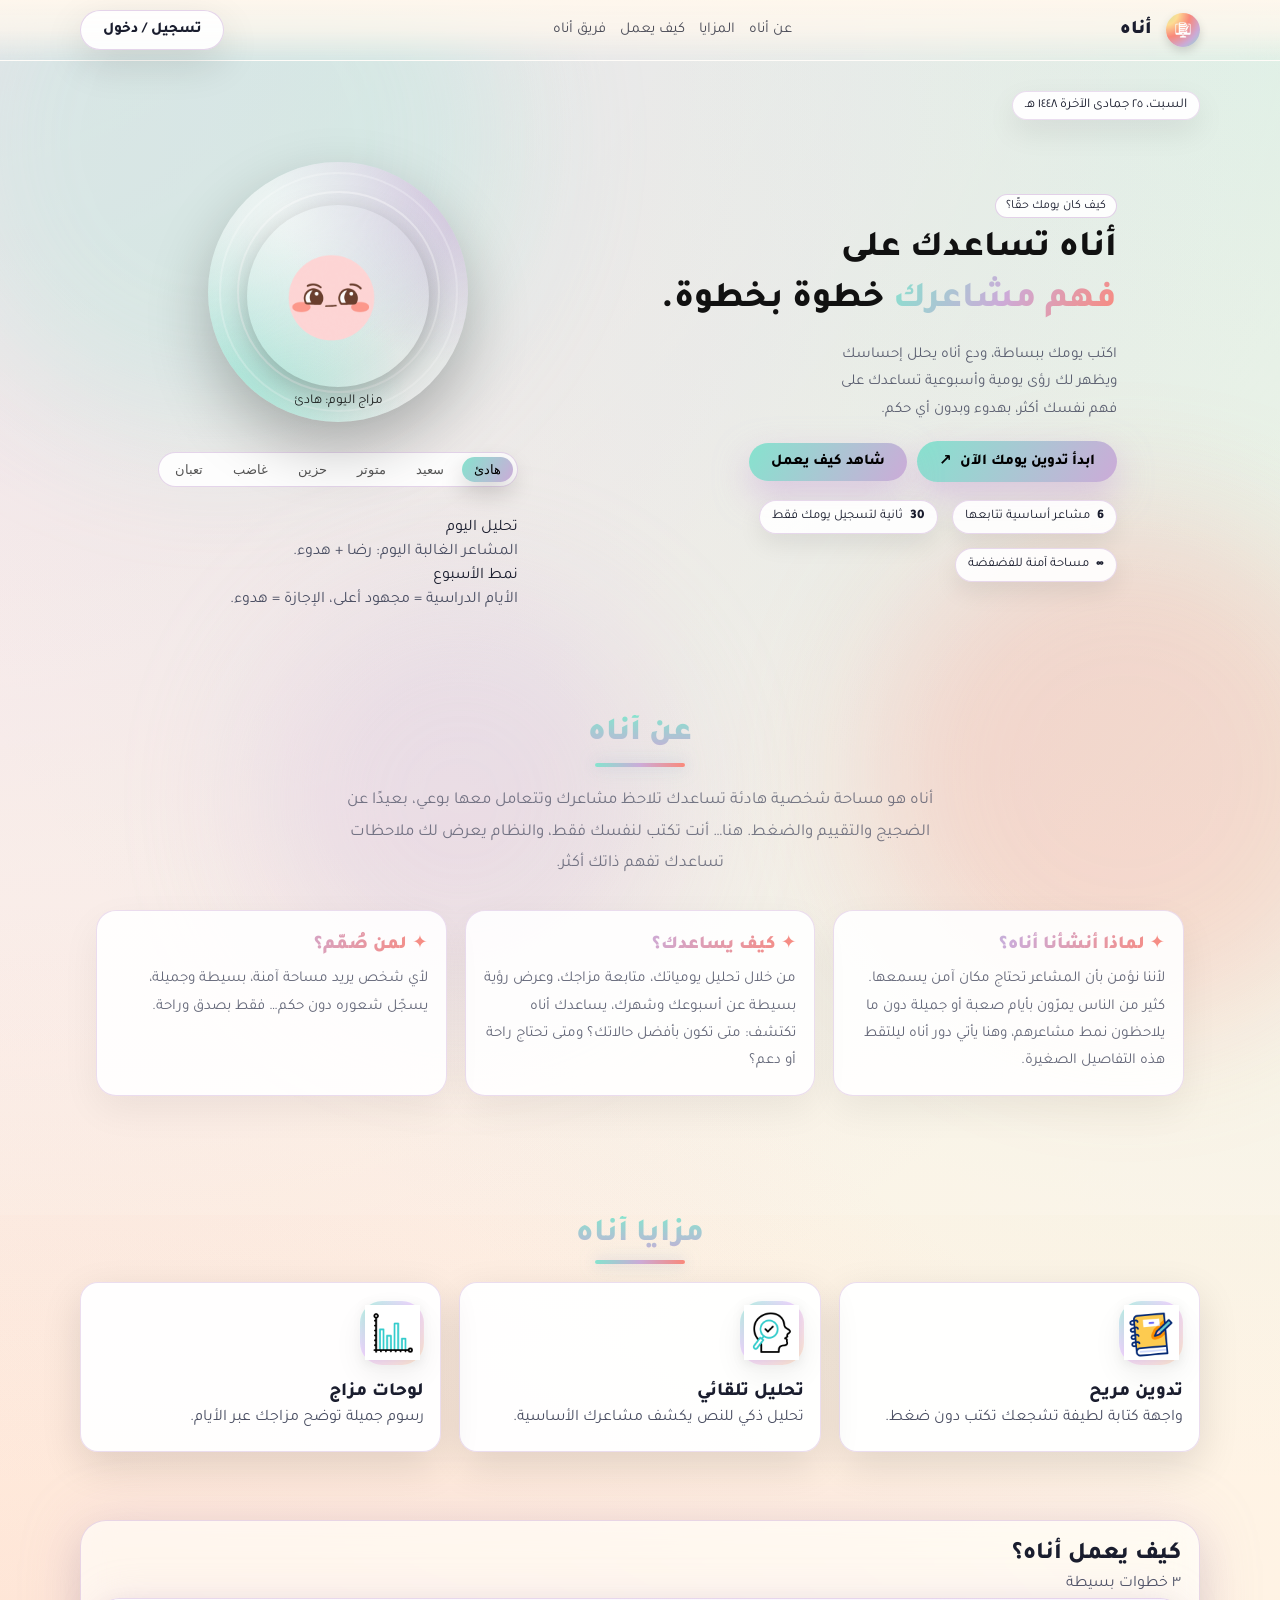
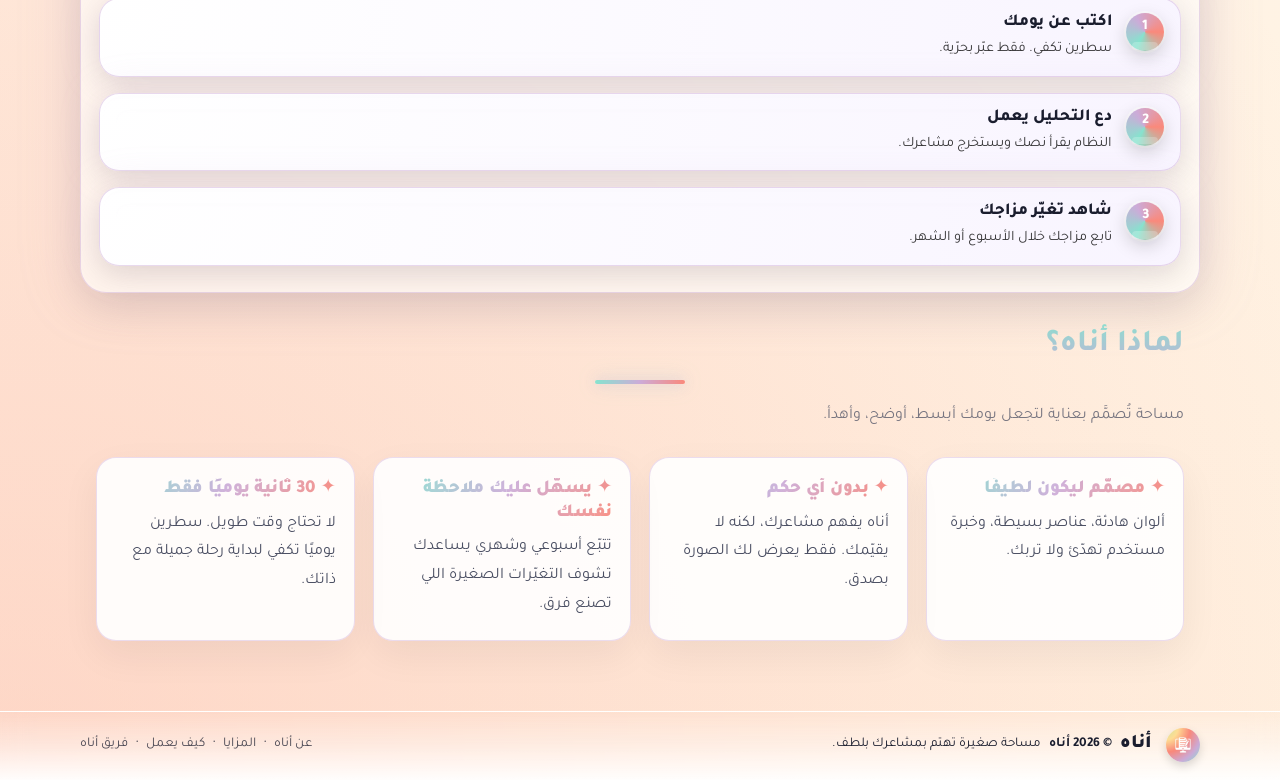
<file: index.html>
<!DOCTYPE html>
<html lang="ar" dir="rtl">
  <head>
    <meta charset="UTF-8" />
    <title>أناه | مساحة تهتم بمشاعرك</title>
    <meta name="viewport" content="width=device-width, initial-scale=1" />

    <!-- Tajawal font -->
    <link rel="preconnect" href="https://fonts.googleapis.com" />
    <link rel="preconnect" href="https://fonts.gstatic.com" crossorigin />
    <link
      href="https://fonts.googleapis.com/css2?family=Tajawal:wght@400;500;700;800;900&display=swap"
      rel="stylesheet"
    />

    <link rel="stylesheet" href="styles.css" />
    <link rel="stylesheet" href="mobile.css" />
  </head>
  <body class="page-welcome has-animated-bg">
    <!-- BACKGROUND BLOBS (FAIRY GLASS) -->
    <div class="bg-blobs">
      <div class="blob mint"></div>
      <div class="blob peach"></div>
      <div class="blob purple"></div>
    </div>

    <!-- HEADER -->
    <header class="site-header">
      <div class="shell">
        <nav class="nav">
          <!-- BRAND -->
          <a href="index.html" class="brand">
            <img src="images/anah.jpeg" alt="anah logo" class="brand-icon" />
            <span>أناه</span>
          </a>

          <!-- NAV LINKS -->
          <ul class="nav-links">
            <li><a href="#about" class="anim-underline">عن أناه</a></li>

            <li><a href="#features" class="anim-underline">المزايا</a></li>
            <li><a href="#flow" class="anim-underline">كيف يعمل</a></li>
            <li><a href="team.html" class="anim-underline">فريق أناه</a></li>
          </ul>

          <!-- AUTH -->
          <a href="SignOrLogin.html" class="pill-button pill-ghost"
            >تسجيل / دخول</a
          >
        </nav>
      </div>
    </header>

    <!-- MAIN CONTENT -->
    <main class="shell">
      <!-- DATE CHIP -->
      <div class="date-display reveal anim-fade-up">
        <span id="today-date"></span>
      </div>

      <!-- HERO SECTION -->
      <section class="hero-grid" id="start">
        <!-- RIGHT: COPY -->
        <div class="hero-copy reveal">
          <span class="hero-badge">كيف كان يومك حقًا؟</span>

          <h1 class="hero-heading">
            أناه تساعدك على
            <span class="hero-highlight">فهم مشاعرك</span>
            خطوة بخطوة.
          </h1>

          <p class="hero-subtext">
            اكتب يومك ببساطة، ودع أناه يحلل إحساسك ويظهر لك رؤى يومية وأسبوعية
            تساعدك على فهم نفسك أكثر، بهدوء وبدون أي حكم.
          </p>

          <div class="hero-main-actions">
            <a href="SignOrLogin.html" class="pill-button pill-primary">
              ابدأ تدوين يومك الآن
              <span class="pill-icon">↗</span>
            </a>

           <button class="ghost-link" data-scroll="#flow">
  شاهد كيف يعمل
</button>
          </div>

          <div class="hero-stats">
            <div class="stat">
              <span class="stat-number">6</span>
              <span class="stat-label">مشاعر أساسية تتابعها</span>
            </div>
            <div class="stat">
              <span class="stat-number">30</span>
              <span class="stat-label">ثانية لتسجيل يومك فقط</span>
            </div>
            <div class="stat">
              <span class="stat-number">∞</span>
              <span class="stat-label">مساحة آمنة للفضفضة</span>
            </div>
          </div>
        </div>

        <!-- LEFT: MOOD ORB -->
        <div class="hero-visual reveal">
          <div class="mood-orb" id="mood-orb">
            <div class="mood-orb-ring ring-1"></div>
            <div class="mood-orb-ring ring-2"></div>

            <!-- image instead of emoji -->
            <img
              id="mood-image"
              class="mood-orb-image"
              src="images/Ok.png"
              alt="مزاج اليوم"
            />

            <div class="mood-label" id="mood-label">مزاج اليوم: هادئ</div>
          </div>

          <div class="mood-chips">
            
            <button
              class="mood-chip is-active"
              data-mood="calm"
              data-label="مزاج اليوم: هادئ"
              data-image="images/Ok.png"
            >
              هادئ
            </button>
            <button
              class="mood-chip"
              data-mood="happy"
              data-label="مزاج اليوم: سعيد"
              data-image="images/Habby.png"
            >
              سعيد
            </button>
            <button
              class="mood-chip"
              data-mood="stressed"
              data-label="مزاج اليوم: متوتر"
              data-image="images/worried.png"
            >
              متوتر
            </button>
            <button
              class="mood-chip"
              data-mood="sad"
              data-label="مزاج اليوم: حزين"
              data-image="images/Sad.png"
            >
              حزين
            </button>
            <button
              class="mood-chip"
              data-mood="angry"
              data-label="مزاج اليوم: غاضب"
              data-image="images/Angry.png"
            >
              غاضب
            </button>
            <button
              class="mood-chip"
              data-mood="tired"
              data-label="مزاج اليوم: متعب"
              data-image="images/Tired.png"
            >
              تعبان
            </button>
          </div>

          <div class="mini-card-list">
            <div class="mini-card">
              <span class="mini-label">تحليل اليوم</span>
              <p class="mini-text type-soft">
                المشاعر الغالبة اليوم: رضا + هدوء.
              </p>
            </div>
            <div class="mini-card">
              <span class="mini-label">نمط الأسبوع</span>
              <p class="mini-text type-soft">
                الأيام الدراسية = مجهود أعلى، الإجازة = هدوء.
              </p>
            </div>
          </div>
        </div>
      </section>
      <!-- ABOUT SECTION -->
      <section class="about-anah" id="about">
        <div class="shell fade-up">
          <h2 class="about-title">عن أناه</h2>
          <div class="anim-separator"></div>
          <p class="about-sub">
            أناه هو مساحة شخصية هادئة تساعدك تلاحظ مشاعرك وتتعامل معها بوعي،
            بعيدًا عن الضجيج والتقييم والضغط. هنا… أنت تكتب لنفسك فقط، والنظام
            يعرض لك ملاحظات تساعدك تفهم ذاتك أكثر.
          </p>

          <div class="about-grid">
            <div class="about-card anim-glow-card">
              <h3>✦ لماذا أنشأنا أناه؟</h3>
              <p>
                لأننا نؤمن بأن المشاعر تحتاج مكان آمن يسمعها. كثير من الناس
                يمرّون بأيام صعبة أو جميلة دون ما يلاحظون نمط مشاعرهم، وهنا يأتي
                دور أناه ليلتقط هذه التفاصيل الصغيرة.
              </p>
            </div>

            <div class="about-card anim-glow-card">
              <h3>✦ كيف يساعدك؟</h3>
              <p>
                من خلال تحليل يومياتك، متابعة مزاجك، وعرض رؤية بسيطة عن أسبوعك
                وشهرك، يساعدك أناه تكتشف: متى تكون بأفضل حالاتك؟ ومتى تحتاج راحة
                أو دعم؟
              </p>
            </div>

            <div class="about-card anim-glow-card">
              <h3>✦ لمن صُمّم؟</h3>
              <p>
                لأي شخص يريد مساحة آمنة، بسيطة وجميلة، يسجّل شعوره دون حكم… فقط
                بصدق وراحة.
              </p>
            </div>
          </div>
        </div>
      </section>
      <!-- FEATURES -->
      <section class="features" id="features">
        <h2 class="reveal anim-fade-up">مزايا أناه</h2>
        <div class="anim-separator"></div>

        <div class="feature-grid">
          <!-- 1) Comfortable Journaling – Notebook -->
          <div class="feature anim-glow-card reveal">
            <div class="feature-icon">
              <img src="images/journal.gif" alt="دفتر التدوين" />
            </div>
            <h3>تدوين مريح</h3>
            <p>واجهة كتابة لطيفة تشجعك تكتب دون ضغط.</p>
          </div>

          <!-- 2) Automatic Analysis – Head + Lens -->
          <div class="feature anim-glow-card reveal">
            <div class="feature-icon">
              <img src="images/analyze.gif" alt="تحليل ذكي للمشاعر" />
            </div>
            <h3>تحليل تلقائي</h3>
            <p>تحليل ذكي للنص يكشف مشاعرك الأساسية.</p>
          </div>

         <!-- 3) Mood Boards – Graph -->
          <div class="feature anim-glow-card reveal">
            <div class="feature-icon">
              <img
                src="images/analysis-graph.gif"
                alt="لوحات مزاج ورسوم بيانية"
              />
            </div>
            <h3>لوحات مزاج</h3>
            <p>رسوم جميلة توضح مزاجك عبر الأيام.</p>
          </div>
        </div>
      </section>

      <!-- HOW IT WORKS -->
      <section class="section section-alt" id="flow">
        <div class="section-header reveal anim-fade-up">
          <h2>كيف يعمل أناه؟</h2>
          <p class="eyebrow">٣ خطوات بسيطة</p>
        </div>

        <ol class="flow-steps">
          <li class="flow-step reveal">
            <span class="step-number">1</span>
            <div class="step-body">
              <h3>اكتب عن يومك</h3>
              <p>سطرين تكفي. فقط عبّر بحرّية.</p>
            </div>
          </li>

          <li class="flow-step reveal">
            <span class="step-number">2</span>
            <div class="step-body">
              <h3>دع التحليل يعمل</h3>
              <p>النظام يقرأ نصك ويستخرج مشاعرك.</p>
            </div>
          </li>

          <li class="flow-step reveal">
            <span class="step-number">3</span>
            <div class="step-body">
              <h3>شاهد تغيّر مزاجك</h3>
              <p>تابع مزاجك خلال الأسبوع أو الشهر.</p>
            </div>
          </li>
        </ol>
      </section>

      <section class="why-anah shell fade-up">
        <h2>لماذا أناه؟</h2>
        <div class="anim-separator"></div>
        <p class="why-sub">
          مساحة تُصمَّم بعناية لتجعل يومك أبسط، أوضح، وأهدأ.
        </p>

        <div class="why-grid">
          <div class="why-card anim-glow-card">
            <h3>✦ مصمّم ليكون لطيفًا</h3>
            <p>ألوان هادئة، عناصر بسيطة، وخبرة مستخدم تهدّئ ولا تربك.</p>
          </div>

          <div class="why-card anim-glow-card">
            <h3>✦ بدون أي حكم</h3>
            <p>أناه يفهم مشاعرك، لكنه لا يقيّمك. فقط يعرض لك الصورة بصدق.</p>
          </div>

          <div class="why-card anim-glow-card">
            <h3>✦ يسهّل عليك ملاحظة نفسك</h3>
            <p>
              تتبّع أسبوعي وشهري يساعدك تشوف التغيّرات الصغيرة اللي تصنع فرق.
            </p>
          </div>

          <div class="why-card anim-glow-card">
            <h3>✦ 30 ثانية يوميًا فقط</h3>
            <p>
              لا تحتاج وقت طويل. سطرين يوميًا تكفي لبداية رحلة جميلة مع ذاتك.
            </p>
          </div>
        </div>
      </section>
    </main>

    <!-- FOOTER -->
    <footer class="site-footer">
      <div class="shell footer-row">
        <div class="footer-left">
          <a href="index.html" class="brand">
            <img src="images/anah.jpeg" alt="anah logo" class="brand-icon" />
            <span>أناه</span>
          </a>
          <span class="footer-copy"> © <span id="year"></span> أناه </span>
          <span class="footer-tagline"> مساحة صغيرة تهتم بمشاعرك بلطف. </span>
        </div>

        <nav class="footer-links">
          <a href="#about">عن أناه</a>
          <span class="footer-dot">·</span>
          <a href="#features">المزايا</a>
          <span class="footer-dot">·</span>
           <a href="#flow">كيف يعمل</a>
          <span class="footer-dot">·</span>
          <a href="team.html">فريق أناه</a>
        </nav>
      </div>
    </footer>
    <button id="backTop" class="back-top">↑</button>
    <script src="utils.js"></script>
    <script src="app.js"></script>
  </body>
</html>
</file>
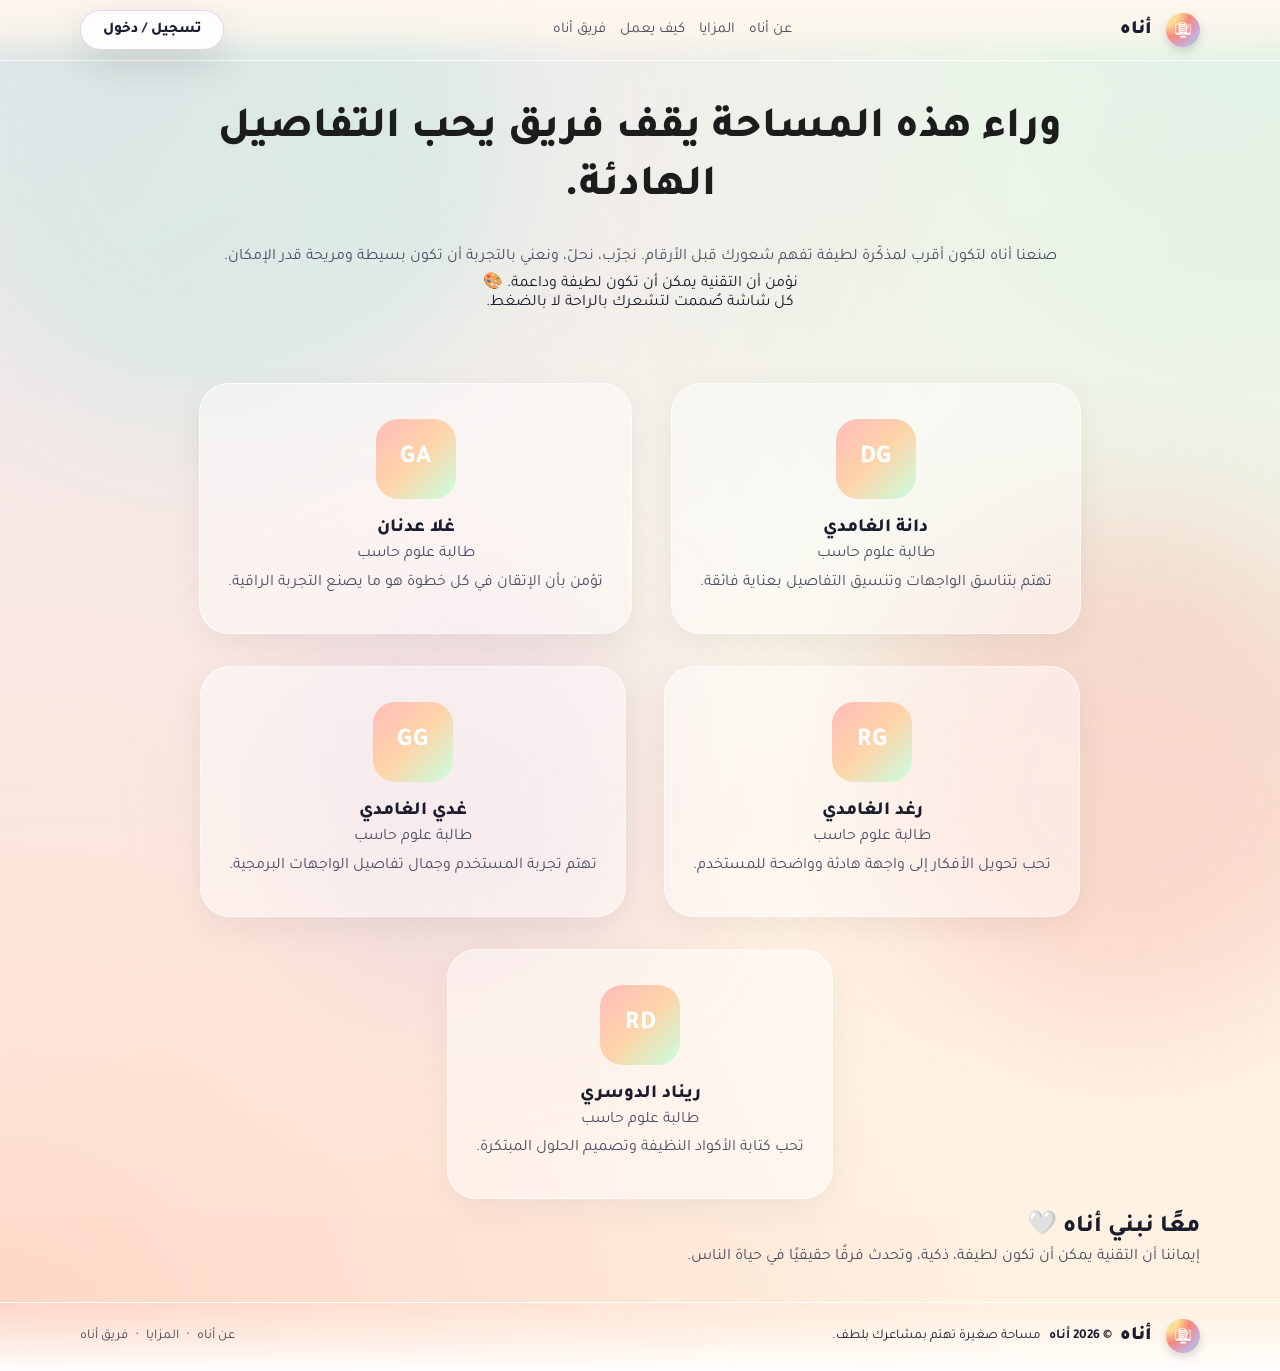
<file: team.html>
<!DOCTYPE html>
<html lang="ar" dir="rtl">
  <head>
    <meta charset="UTF-8" />
    <meta name="viewport" content="width=device-width, initial-scale=1" />

    <!-- Page title -->
    <title>أناه | فريق أناه</title>

    <!-- Main stylesheet -->
    <link rel="stylesheet" href="styles.css" />
<link rel="stylesheet" href="mobile.css" />
    <!-- Tajawal font for Arabic UI -->
    <link
      href="https://fonts.googleapis.com/css2?family=Tajawal:wght@400;500;700;800;900&display=swap"
      rel="stylesheet"
    />
  </head>

  <body class="page-team has-animated-bg">

    <!-- Animated background blobs for visual enhancement -->
    <div class="bg-blobs">
      <div class="blob mint"></div>
      <div class="blob peach"></div>
      <div class="blob purple"></div>
    </div>

    <!-- HEADER -->
    <header class="site-header">
      <div class="shell">
        <nav class="nav">
          <!-- BRAND logo linking to homepage -->
          <a href="index.html" class="brand">
            <img src="images/anah.jpeg" alt="anah logo" class="brand-icon" />
            <span>أناه</span>
          </a>

          <!-- NAVIGATION LINKS -->
          <ul class="nav-links">
            <li><a href="index.html#about" class="anim-underline">عن أناه</a></li>
            <li><a href="index.html#features" class="anim-underline">المزايا</a></li>
            <li><a href="index.html#flow" class="anim-underline">كيف يعمل</a></li>
            <li><a href="team.html" class="anim-underline">فريق أناه</a></li>
          </ul>

          <!-- AUTH button -->
          <a href="SignOrLogin.html" class="pill-button pill-ghost">تسجيل / دخول</a>
        </nav>
      </div>
    </header>

    <!-- HERO section with title and intro text -->
    <section class="team-hero shell">
      <h1 class="team-title fade-up">
        وراء هذه المساحة يقف فريق يحب التفاصيل الهادئة.
      </h1>
      <p class="team-sub fade-up">
        صنعنا أناه لتكون أقرب لمذكّرة لطيفة تفهم شعورك قبل الأرقام. نجرّب، نحلّ،
        ونعني بالتجربة أن تكون بسيطة ومريحة قدر الإمكان.
      </p>

      <!-- Intro bubble with additional message -->
      <div class="team-intro-bubble fade-up">
        نؤمن أن التقنية يمكن أن تكون لطيفة وداعمة.
        <span>🎨</span>
        <br />
        كل شاشة صُممت لتشعرك بالراحة لا بالضغط.
      </div>
    </section>

    <!-- TEAM GRID displaying all members -->
    <section class="team-grid shell fade-up">
      <!-- Team member card -->
      <div class="team-card">
        <div class="team-avatar">DG</div>
        <h3>دانة الغامدي</h3>
        <p class="team-role">طالبة علوم حاسب</p>
        <p class="team-desc">
          تهتم بتناسق الواجهات وتنسيق التفاصيل بعناية فائقة.
        </p>
      </div>

      <div class="team-card">
        <div class="team-avatar">GA</div>
        <h3>غلا عدنان</h3>
        <p class="team-role">طالبة علوم حاسب</p>
        <p class="team-desc">
          تؤمن بأن الإتقان في كل خطوة هو ما يصنع التجربة الراقية.
        </p>
      </div>

      <div class="team-card">
        <div class="team-avatar">RG</div>
        <h3>رغد الغامدي</h3>
        <p class="team-role">طالبة علوم حاسب</p>
        <p class="team-desc">
          تحب تحويل الأفكار إلى واجهة هادئة وواضحة للمستخدم.
        </p>
      </div>

      <div class="team-card">
        <div class="team-avatar">GG</div>
        <h3>غدي الغامدي</h3>
        <p class="team-role">طالبة علوم حاسب</p>
        <p class="team-desc">
          تهتم تجربة المستخدم وجمال تفاصيل الواجهات البرمجية.
        </p>
      </div>

      <div class="team-card">
        <div class="team-avatar">RD</div>
        <h3>ريناد الدوسري</h3>
        <p class="team-role">طالبة علوم حاسب</p>
        <p class="team-desc">
          تحب كتابة الأكواد النظيفة وتصميم الحلول المبتكرة.
        </p>
      </div>
    </section>

    <!-- OUTRO BANNER -->
    <section class="team-outro shell fade-up anim">
      <h2>معًا نبني أناه 🤍</h2>
      <p>
        إيماننا أن التقنية يمكن أن تكون لطيفة، ذكية، وتحدث فرقًا حقيقيًا في حياة
        الناس.
      </p>
    </section>

    <!-- FOOTER -->
    <footer class="site-footer">
      <div class="shell footer-row">
        <div class="footer-left">
          <!-- Brand logo and copyright -->
          <a href="index.html" class="brand">
            <img src="images/anah.jpeg" alt="anah logo" class="brand-icon" />
            <span>أناه</span>
          </a>
          <span class="footer-copy"> © <span id="year"></span> أناه </span>
          <span class="footer-tagline"> مساحة صغيرة تهتم بمشاعرك بلطف. </span>
        </div>

        <!-- Footer navigation links -->
        <nav class="footer-links">
          <a href="index.html#about">عن أناه</a>
          <span class="footer-dot">·</span>
          <a href="index.html#features">المزايا</a>
          <span class="footer-dot">·</span>
          <a href="team.html">فريق أناه</a>
        </nav>
      </div>
    </footer>
<script src="utils.js"></script>

  </body>
</html>
</file>
<file: styles.css>
/* =========================================================
   Anah
   ========================================================= */

/* ---------- Root variables ---------- */
:root {
  --mint: #86e3ce;
  --green: #d0e6a5;
  --yellow: #ffdd94;
  --peach: #fa897b;
  --purple: #ccabd8;

  --headText: linear-gradient(180deg, #86e3ce 0%, #ccabd8 100%);
  --text-main: #1a1d2e;
  --text-soft: #4b4f63;

  --radius-xxl: 30px;
  --radius-xl: 24px;
  --radius-lg: 18px;
  --radius-md: 14px;
  --radius-pill: 999px;

  --shadow-soft: 0 14px 40px rgba(0, 0, 0, 0.12);
  --shadow-strong: 0 26px 70px rgba(0, 0, 0, 0.22);

  --t-fast: 120ms ease-out;
  --t-med: 220ms ease-out;
}
/* =========================================================
   RESET + BASE
   ========================================================= */

*,
*::before,
*::after {
  box-sizing: border-box;
}

html {
  scroll-behavior: smooth;
}
#about,
#features,
#flow,
.why-anah {
  scroll-margin-top: 90px;  
}

body {
  margin: 0;
  font-family: "Tajawal", "Cairo", system-ui, -apple-system, BlinkMacSystemFont,
    "Segoe UI", sans-serif;
  direction: rtl;
  text-align: right;
  color: var(--text-main);
  min-height: 100vh;
  overflow-x: hidden;
}
/* pastel animated background */
body.has-animated-bg {
  background: radial-gradient(
      circle at 0% 0%,
      rgba(204, 171, 216, 0.35),
      transparent 55%
    ),
    radial-gradient(
      circle at 100% 0%,
      rgba(134, 227, 206, 0.28),
      transparent 55%
    ),
    radial-gradient(
      circle at 0% 100%,
      rgba(250, 137, 123, 0.26),
      transparent 55%
    ),
    linear-gradient(180deg, #fff7ed 0%, #fff1e0 100%);
}

body.has-animated-bg::before {
  content: "";
  position: fixed;
  inset: -35%;
  z-index: -2;
  pointer-events: none;
  background: radial-gradient(
      circle at 10% 0%,
      rgba(255, 255, 255, 0.7),
      transparent 55%
    ),
    radial-gradient(
      circle at 90% 100%,
      rgba(255, 255, 255, 0.85),
      transparent 60%
    );
  mix-blend-mode: soft-light;
  opacity: 0.8;
  background-size: 160% 160%;
  animation: bg-pan 26s ease-in-out infinite alternate;
}

/* background blobs */
.bg-blobs {
  position: fixed;
  inset: 0;
  z-index: -3;
  pointer-events: none;
}

.bg-blobs .blob {
  position: absolute;
  border-radius: 50%;
  filter: blur(70px);
  opacity: 0.28;
  will-change: transform;
  animation: blob-float 28s ease-in-out infinite alternate;
}

.bg-blobs .blob.mint {
  background: var(--mint);
  width: 46vmax;
  height: 46vmax;
  top: -12vmax;
  left: -6vmax;
}

.bg-blobs .blob.peach {
  background: var(--peach);
  width: 40vmax;
  height: 40vmax;
  bottom: -10vmax;
  right: -8vmax;
  animation-duration: 32s;
}

.bg-blobs .blob.purple {
  background: var(--purple);
  width: 32vmax;
  height: 32vmax;
  bottom: -8vmax;
  left: 20%;
  animation-duration: 24s;
}

@media (prefers-reduced-motion: reduce) {
  body.has-animated-bg::before,
  .bg-blobs .blob {
    animation: none;
  }
}

img,
svg {
  max-width: 100%;
  display: block;
}

.shell,
.container {
  width: min(1120px, 100% - 32px);
  margin-inline: auto;
}

h1, h2, h3, h4, h5 { margin: 0; font-weight: 800; }
p { margin: 0; line-height: 1.8; color: var(--text-soft); }

/* =========================================================
   HEADER / NAV
   ========================================================= */
.site-header {
  position: sticky;
  top: 0;
  z-index: 20;
    -webkit-backdrop-filter: blur(18px);
  backdrop-filter: blur(18px);
  background: linear-gradient(to bottom, rgba(255, 247, 237, 0.96), rgba(255, 247, 237, 0.72), transparent);
  border-bottom: 1px solid rgba(255, 255, 255, 0.6);
}

.nav { display: flex; align-items: center; justify-content: space-between; gap: 18px; padding-block: 10px; }
.brand { display: inline-flex; align-items: center; gap: 8px; font-weight: 900; text-decoration: none; color: var(--text-main); font-size: 19px; }
.brand-icon { width: 34px; height: 34px; object-fit: contain; border-radius: 50%; margin-left: 6px; box-shadow: 0 4px 10px rgba(0,0,0,0.15); }
.nav-links { list-style: none; display: flex; align-items: center; gap: 14px; margin: 0; padding: 0; font-size: 0.94rem; }
.nav-links a { position: relative; text-decoration: none; color: var(--text-main); opacity: 0.78; padding-bottom: 3px; }
.nav-links a:hover, .nav-links a.active { opacity: 1; }
.anim-underline::after, .nav-links a::after { content: ""; position: absolute; inset-inline: 0; bottom: -2px; height: 2px; border-radius: var(--radius-pill); transform: scaleX(0); transform-origin: center; background: linear-gradient(90deg, var(--mint), var(--purple), var(--peach)); transition: transform var(--t-fast); }
.anim-underline:hover::after, .nav-links a:hover::after, .nav-links a.active::after { transform: scaleX(1); }

/* =========================================================
   BUTTONS
   ========================================================= */
.pill-button, .ghost-link, .pill-primary, .pill-ghost { border-radius: var(--radius-pill); border: none; font-family: inherit; font-size: 0.94rem; font-weight: 800; padding: 10px 22px; display: inline-flex; align-items: center; justify-content: center; gap: 8px; text-decoration: none; cursor: pointer; transition: transform var(--t-fast), box-shadow var(--t-fast), background var(--t-med), color var(--t-med); }
.pill-primary, .ghost-link { background: linear-gradient(120deg, var(--mint), var(--purple)); color: #000; box-shadow: 0 14px 34px rgba(204, 171, 216, 0.6); }
.pill-primary:hover, .ghost-link:hover { transform: translateY(-2px); box-shadow: var(--shadow-strong); }
.pill-ghost { background: rgba(255, 255, 255, 0.9); color: var(--text-main); border: 1px solid rgba(204, 171, 216, 0.5); box-shadow: var(--shadow-soft); }
.pill-ghost:hover { transform: translateY(-2px); }

/* =========================================================
   PAGE WRAPPERS
   ========================================================= */
.page-welcome, .page-auth { min-height: 100vh; display: flex; flex-direction: column; }
main { padding-block: 26px 40px; }

/* date chip */
.date-display { margin: 4px auto 10px; display: inline-flex; align-items: center; justify-content: center; gap: 8px; padding: 5px 12px; border-radius: var(--radius-pill); background: rgba(255, 255, 255, 0.94); border: 1px solid rgba(204, 171, 216, 0.4); box-shadow: 0 12px 30px rgba(0, 0, 0, 0.08); font-size: 0.84rem; }

/* ================= HERO IMPROVEMENTS ================= */
.hero-grid { display: grid; grid-template-columns: minmax(0, 1.2fr) minmax(0, 1.1fr); gap: 40px; align-items: center; padding-block: 32px 40px; }
.hero-copy { max-width: 480px; justify-self: flex-end; }
.hero-badge { display: inline-flex; align-items: center; gap: 6px; padding: 4px 10px; border-radius: 999px; background: rgba(255, 255, 255, 0.9); border: 1px solid rgba(204, 171, 216, 0.55); font-size: 0.78rem; margin-bottom: 10px; }
.hero-heading { font-size: clamp(28px, 4vw, 36px); line-height: 1.25; margin-bottom: 10px; color: #111111; }
.hero-highlight { background: linear-gradient(120deg, var(--mint), var(--purple), var(--peach)); -webkit-background-clip: text; background-clip: text; color: transparent; white-space: nowrap; line-height: 1.6; padding-top: 10px; }
.hero-subtext { font-size: 0.95rem; opacity: 0.9; margin-bottom: 18px; max-width: 36ch; }
.hero-main-actions { display: flex; flex-wrap: wrap; gap: 10px; align-items: center; margin-bottom: 18px; }
.hero-stats { display: flex; flex-wrap: wrap; gap: 14px; font-size: 0.82rem; }
.stat { padding: 8px 12px; border-radius: 999px; background: rgba(255, 255, 255, 0.9); border: 1px solid rgba(204, 171, 216, 0.45); box-shadow: 0 10px 24px rgba(0, 0, 0, 0.08); }
.stat-number { font-weight: 900; margin-left: 4px; }

/* ================= MOOD ORB WITH IMAGE ================= */
.hero-visual { display: flex; flex-direction: column; align-items: center; gap: 16px; }
.mood-orb { position: relative; width: min(260px, 70vw); aspect-ratio: 1/1; border-radius: 50%; background: radial-gradient(circle at 30% 20%, rgba(255, 255, 255, 0.6), transparent 60%), radial-gradient(circle at 0% 100%, rgba(134, 227, 206, 0.7), transparent 55%), radial-gradient(circle at 100% 0%, rgba(204, 171, 216, 0.7), transparent 55%); box-shadow: 0 26px 60px rgba(0, 0, 0, 0.25); display: flex; align-items: center; justify-content: center; overflow: visible; }
.mood-orb-ring { position: absolute; border-radius: 50%; border: 2px solid rgba(255, 255, 255, 0.65); opacity: 0.6; }
.mood-orb-ring.ring-1 { width: 78%; height: 78%; }
.mood-orb-ring.ring-2 { width: 92%; height: 92%; opacity: 0.35; }
.mood-orb-image { width: 70%; aspect-ratio: 1 / 1; border-radius: 50%; object-fit: contain; display: block; box-shadow: 0 10px 30px rgba(0, 0, 0, 0.25); z-index: 1; transform: translateY(4px); }
.mood-label { position: absolute; bottom: 12px; inset-inline: 0; text-align: center; font-size: 0.85rem; color: rgba(0, 0, 0, 0.85); }
.mood-chips { margin-top: 14px; padding: 4px; border-radius: 999px; background: rgba(255, 255, 255, 0.9); border: 1px solid rgba(204, 171, 216, 0.5); display: inline-flex; flex-wrap: wrap; gap: 6px; }
.mood-chip { border-radius: 999px; border: none; padding: 5px 12px; background: transparent; font-size: 0.84rem; cursor: pointer; color: #555; transition: background 0.18s ease, box-shadow 0.18s ease, color 0.18s ease; }
.mood-chip:hover { background: rgba(240, 240, 255, 0.9); box-shadow: 0 8px 18px rgba(0, 0, 0, 0.12); }
.mood-chip.is-active { background: linear-gradient(120deg, var(--mint), var(--purple)); color: #000; box-shadow: 0 10px 24px rgba(0, 0, 0, 0.18); }

.mini-card-list { margin-top: 16px; width: 100%; max-width: 360px; }

/* features */
.features { padding-block: 50px 60px; }
.features h2 { text-align: center; margin-bottom: 6px; font-size: 2rem; background: linear-gradient(180deg, var(--mint), var(--purple)); -webkit-background-clip: text; background-clip: text; color: transparent; }
.anim-separator { width: 90px; height: 4px; border-radius: 999px; margin: 0 auto 18px; background: linear-gradient(90deg, var(--mint), var(--purple), var(--peach)); box-shadow: 0 0 12px rgba(204, 171, 216, 0.45), 0 0 20px rgba(134, 227, 206, 0.4); }
.feature-grid { display: grid; grid-template-columns: repeat(auto-fit, minmax(220px, 1fr)); gap: 18px; margin-top: 18px; }
.feature { border-radius: var(--radius-lg); padding: 18px 16px; background: rgba(255, 255, 255, 0.95); border: 1px solid rgba(204, 171, 216, 0.4); box-shadow: var(--shadow-soft); position: relative; overflow: hidden; transform-origin: center; transition: transform var(--t-med), box-shadow var(--t-med); }
.feature:hover { transform: translateY(-4px); box-shadow: var(--shadow-strong); }
.feature-icon { width: 64px; height: 64px; border-radius: 22px; background: radial-gradient(circle at 0% 0%, #b6f3e5, #f0d6ff 60%, #ffe8c7); display: flex; align-items: center; justify-content: center; margin-bottom: 1rem; box-shadow: 0 12px 30px rgba(0, 0, 0, 0.06), 0 0 0 1px rgba(255, 255, 255, 0.6); }
.feature-icon img { width: 55px; height: 55px; filter: drop-shadow(0 2px 6px rgba(0, 0, 0, 0.08)); }

/* FLOW SECTION WRAPPER */
.section { padding-block: 26px 32px; }
.section-alt { background: rgba(255, 255, 255, 0.65); border-radius: 26px; padding: 20px 18px 26px; margin-block: 8px 24px; border: 1px solid rgba(204, 171, 216, 0.45); box-shadow: 0 16px 40px rgba(0, 0, 0, 0.10), 0 0 60px rgba(204, 171, 216, 0.25); -webkit-backdrop-filter: blur(16px) saturate(170%); backdrop-filter: blur(16px) saturate(170%); }
.flow-steps { list-style: none; padding: 0; margin: 0; display: grid; gap: 16px; }
.flow-step { position: relative; display: grid; grid-template-columns: auto 1fr; gap: 14px; align-items: flex-start; padding: 14px 16px; border-radius: 20px; background: radial-gradient(circle at top left, rgba(255, 255, 255, 0.95), rgba(248, 244, 255, 0.95)); border: 1px solid rgba(204, 171, 216, 0.45); box-shadow: 0 10px 26px rgba(0, 0, 0, 0.09), 0 0 40px rgba(204, 171, 216, 0.22); -webkit-backdrop-filter: blur(12px) saturate(180%); backdrop-filter: blur(12px) saturate(180%); transition: transform 0.25s ease, box-shadow 0.25s ease, border-color 0.25s ease, background 0.25s ease; }
.flow-step::before { content: ""; position: absolute; inset-inline: 16px; top: 0; height: 3px; border-radius: 999px; background: linear-gradient(90deg, var(--mint), var(--purple), var(--peach)); opacity: 0; transition: opacity 0.25s ease; }
.flow-step:hover { transform: translateY(-4px); box-shadow: 0 14px 34px rgba(0, 0, 0, 0.14), 0 0 55px rgba(134, 227, 206, 0.35); border-color: rgba(134, 227, 206, 0.8); background: radial-gradient(circle at top left, rgba(255, 255, 255, 0.98), rgba(255, 250, 255, 0.98)); }
.flow-step:hover::before { opacity: 0.9; }
.step-number { width: 38px; height: 38px; border-radius: 999px; display: grid; place-items: center; background: conic-gradient(from 210deg, var(--mint), var(--purple), var(--peach), var(--mint)); color: #fff; font-size: 0.92rem; font-weight: 800; box-shadow: 0 6px 18px rgba(0, 0, 0, 0.18), 0 0 0 2px rgba(255, 255, 255, 0.7); flex-shrink: 0; }
.step-number::after { content: ""; width: 70%; height: 70%; border-radius: inherit; background: rgba(255, 255, 255, 0.22); }
.step-body h3 { margin: 0; font-size: 1.05rem; font-weight: 800; color: var(--headText); }
.step-body p { margin: 4px 0 0; font-size: 0.9rem; line-height: 1.7; color: rgba(0, 0, 0, 0.78); }

.why-anah h2 { font-size: 1.9rem; margin-bottom: 6px; padding-top:10px; padding-bottom:10px; background: linear-gradient(180deg, var(--mint), var(--purple)); -webkit-background-clip: text; color: transparent; }
.why-sub { opacity: 0.75; margin-bottom: 26px; font-size: 1rem; }
.why-grid { display: grid; gap: 18px; grid-template-columns: repeat(auto-fit, minmax(250px, 1fr)); }
.why-card { padding: 20px 18px; border-radius: 20px; background: rgba(255, 255, 255, 0.9); border: 1px solid rgba(204, 171, 216, 0.4); box-shadow: 0 14px 38px rgba(0, 0, 0, 0.06); transition: 0.25s ease; }
.why-card:hover { transform: translateY(-4px); box-shadow: 0 20px 46px rgba(0, 0, 0, 0.1); }
.why-card h3 { margin-bottom: 8px; font-size: 1.15rem; font-weight: 900; line-height: 1.3; background: linear-gradient(120deg, var(--mint), var(--purple), var(--peach)); -webkit-background-clip: text; color: transparent; letter-spacing: -0.3px; text-shadow: 0 0 18px rgba(255, 255, 255, 0.45); }

/* ABOUT ANAH SECTION */
.about-anah { padding-block: 60px 70px; text-align: center; }
.about-title { font-size: 2rem; margin-bottom: 10px; background: linear-gradient(180deg, var(--mint), var(--purple)); -webkit-background-clip: text; color: transparent; font-weight: 900; }
.about-sub { font-size: 1.05rem; opacity: 0.75; max-width: 600px; margin: 0 auto 30px; line-height: 1.9; }
.about-grid { display: grid; gap: 18px; grid-template-columns: repeat(auto-fit, minmax(260px, 1fr)); margin-top: 20px; }
.about-card { padding: 20px 18px; border-radius: 20px; background: rgba(255, 255, 255, 0.9); border: 1px solid rgba(204, 171, 216, 0.4); box-shadow: 0 14px 38px rgba(0, 0, 0, 0.06); text-align: right; transition: 0.25s ease; }
.about-card:hover { transform: translateY(-4px); box-shadow: 0 20px 46px rgba(0, 0, 0, 0.1); }
.about-card h3 { margin-bottom: 8px; font-size: 1.15rem; font-weight: 900; background: linear-gradient(120deg, var(--mint), var(--purple), var(--peach)); -webkit-background-clip: text; color: transparent; }
.about-card p { font-size: 0.95rem; opacity: 0.85; line-height: 1.8; }

/* =========================================
   DYNAMIC MOOD ORB COLORS
   ========================================= */
.mood-orb.angry { background: radial-gradient(circle at 30% 20%, rgba(255, 255, 255, 0.4), transparent 60%), radial-gradient(circle at 0% 100%, rgba(255, 107, 107, 0.8), transparent 60%), radial-gradient(circle at 100% 0%, rgba(238, 82, 83, 0.7), transparent 60%) !important; box-shadow: 0 26px 60px rgba(238, 82, 83, 0.35); }
.mood-orb.angry .mood-orb-ring { border-color: rgba(255, 107, 107, 0.4); background: rgba(255, 0, 0, 0.03); }
.mood-orb.sad { background: radial-gradient(circle at 30% 20%, rgba(255, 255, 255, 0.4), transparent 60%), radial-gradient(circle at 0% 100%, rgba(84, 160, 255, 0.8), transparent 60%), radial-gradient(circle at 100% 0%, rgba(46, 134, 222, 0.7), transparent 60%) !important; box-shadow: 0 26px 60px rgba(46, 134, 222, 0.35); }
.mood-orb.sad .mood-orb-ring { border-color: rgba(84, 160, 255, 0.4); background: rgba(0, 0, 255, 0.03); }
.mood-orb.tired { background: radial-gradient(circle at 30% 20%, rgba(255, 255, 255, 0.4), transparent 60%), radial-gradient(circle at 0% 100%, rgba(254, 202, 87, 0.8), transparent 60%), radial-gradient(circle at 100% 0%, rgba(255, 159, 67, 0.7), transparent 60%) !important; box-shadow: 0 26px 60px rgba(254, 202, 87, 0.35); }
.mood-orb.tired .mood-orb-ring { border-color: rgba(254, 202, 87, 0.5); background: rgba(255, 255, 0, 0.02); }
.mood-orb.stressed { background: radial-gradient(circle at 30% 20%, rgba(255, 255, 255, 0.4), transparent 60%), radial-gradient(circle at 0% 100%, rgba(204, 171, 216, 0.8), transparent 60%), radial-gradient(circle at 100% 0%, rgba(156, 136, 255, 0.7), transparent 60%) !important; box-shadow: 0 26px 60px rgba(156, 136, 255, 0.3); }
.mood-orb.stressed .mood-orb-ring { border-color: rgba(204, 171, 216, 0.5); }
.mood-orb.happy { background: radial-gradient(circle at 30% 20%, rgba(255, 255, 255, 0.5), transparent 60%), radial-gradient(circle at 0% 100%, rgba(29, 209, 161, 0.7), transparent 60%), radial-gradient(circle at 100% 0%, rgba(85, 239, 196, 0.7), transparent 60%) !important; box-shadow: 0 26px 60px rgba(29, 209, 161, 0.3); }
.mood-orb.happy .mood-orb-ring { border-color: rgba(85, 239, 196, 0.5); }

.back-top { position: fixed; bottom: 26px; left: 26px; background: linear-gradient(120deg, var(--mint), var(--purple)); color: #fff; border: none; padding: 12px 15px; border-radius: 50%; font-size: 1.1rem; cursor: pointer; opacity: 0; pointer-events: none; transition: 0.3s; }
.back-top.show { opacity: 1; pointer-events: auto; }

/* =========================================================
   AUTH PAGE – FAIRY GLASS GLOW 
   ========================================================= */
.auth-split { display: grid; grid-template-columns: 1fr 0.85fr; gap: 32px; min-height: calc(100vh - 140px); margin-top: 28px; align-items: center; }
.auth-image-panel { border-radius: 26px; overflow: hidden; position: relative; box-shadow: 0 20px 60px rgba(0, 0, 0, 0.18), 0 0 80px rgba(204, 171, 216, 0.25), 0 0 110px rgba(134, 227, 206, 0.22); transform: scale(0.96); transition: transform 0.5s ease, box-shadow 0.5s ease; }
.auth-image-panel:hover { transform: scale(0.985); box-shadow: 0 26px 80px rgba(0, 0, 0, 0.22), 0 0 120px rgba(204, 171, 216, 0.3), 0 0 140px rgba(134, 227, 206, 0.28); }
.auth-image-panel .image-inner { height: 100%; position: relative; overflow: hidden; }
.auth-bg-video, .auth-image-panel img { width: 100%; height: 100%; object-fit: cover; }
.image-overlay-text { position: absolute; bottom: 26px; right: 26px; color: #ffffff; text-shadow: 0 8px 40px rgba(0, 0, 0, 0.65); -webkit-backdrop-filter: blur(4px); backdrop-filter: blur(4px); padding: 6px 14px; border-radius: 14px; background: rgba(0, 0, 0, 0.25); }
.image-overlay-text h3 { font-size: 1.35rem; margin-bottom: 2px; }
.image-overlay-text p { font-size: 0.9rem; opacity: 0.9; }

.auth-panel-wrapper { display: flex; align-items: center; justify-content: center; padding-inline: 16px; }
.dark-glass-card { width: 100%; max-width: 430px; padding: 34px 28px; border-radius: 28px; background: rgba(255, 255, 255, 0.55); -webkit-backdrop-filter: blur(28px) saturate(180%); backdrop-filter: blur(28px) saturate(180%); border: 1px solid rgba(255, 255, 255, 0.7); box-shadow: 0 12px 40px rgba(0, 0, 0, 0.15), 0 0 80px rgba(204, 171, 216, 0.55), 0 0 120px rgba(134, 227, 206, 0.45); position: relative; overflow: hidden; }
.dark-glass-card::before { content: ""; position: absolute; inset: -40%; background: radial-gradient(circle at 10% 0%, rgba(134, 227, 206, 0.25), transparent 60%), radial-gradient(circle at 90% 100%, rgba(204, 171, 216, 0.3), transparent 65%), radial-gradient(circle at 50% 100%, rgba(250, 137, 123, 0.22), transparent 70%); mix-blend-mode: soft-light; animation: cardGlow 20s ease-in-out infinite alternate; z-index: -1; }

.auth-tabs { display: flex; gap: 10px; margin-bottom: 24px; }
.auth-tab { flex: 1; padding: 10px 14px; border-radius: 16px; border: none; background: rgba(255, 255, 255, 0.4); -webkit-backdrop-filter: blur(6px); backdrop-filter: blur(6px); color: rgba(0, 0, 0, 0.65); cursor: pointer; font-size: 0.92rem; transition: 0.25s ease; }
.auth-tab:hover { transform: translateY(-2px); box-shadow: 0 8px 24px rgba(0, 0, 0, 0.15); }
.auth-tab.active { background: linear-gradient(120deg, var(--mint), var(--purple), var(--peach)); background-size: 200% 100%; color: #000; font-weight: 800; animation: pastelFlow 8s ease infinite alternate; }

.auth-panel { display: none; animation: fadeSlide 0.5s ease; }
.auth-panel.active { display: block; }
.auth-title { font-size: 1.55rem; background: linear-gradient(120deg, var(--mint), var(--purple)); -webkit-background-clip: text; color: transparent; margin-bottom: 10px; }
.auth-sub { font-size: 0.9rem; opacity: 0.75; margin-bottom: 20px; }
.field { margin-bottom: 14px; }
.field label { font-size: 0.86rem; color: rgba(0, 0, 0, 0.75); margin-bottom: 5px; display: block; }
.input { position: relative; }
.input input { width: 100%; padding: 12px 46px 12px 14px; border-radius: 14px; border: 1px solid rgba(255, 255, 255, 0.6); background: rgba(255, 255, 255, 0.45); -webkit-backdrop-filter: blur(10px); backdrop-filter: blur(10px); font-size: 0.92rem; color: #1a1a1a; transition: 0.25s ease; }
.input input::placeholder { color: rgba(0, 0, 0, 0.35); }
.input input:focus { outline: none; border-color: var(--mint); background: rgba(255, 255, 255, 0.75); box-shadow: 0 0 12px rgba(134, 227, 206, 0.45); }

.peek { position: absolute; top: 50%; right: 14px; transform: translateY(-50%); background: none; border: none; padding: 0; cursor: pointer; opacity: 0.6; transition: opacity 0.2s ease, transform 0.2s ease; z-index: 10; }
.peek-icon { width: 20px; height: 20px; object-fit: contain; display: block; pointer-events: none; }
.peek:hover { opacity: 1; transform: translateY(-50%) scale(1.1); }
.row { display: flex; justify-content: space-between; align-items: center; margin-top: 6px; }
.tick { display: flex; align-items: center; gap: 8px; cursor: pointer; user-select: none; font-size: 15px; color: #000000; opacity: 0.9; transition: opacity 0.2s ease; }
.tick:hover { opacity: 1; }
.tick input[type="checkbox"] { appearance: none; width: 20px; height: 20px; border: 2px solid rgba(255, 255, 255, 0.6); border-radius: 6px; cursor: pointer; position: relative; background: transparent; transition: all 0.25s ease; }
.tick input[type="checkbox"]:checked { background: linear-gradient(135deg, #6ae0c6, #4bb8ac); border-color: transparent; box-shadow: 0 0 8px rgba(93, 235, 197, 0.8); }
.tick input[type="checkbox"]:checked::after { content: "✔"; color: #fff; font-size: 14px; position: absolute; top: -2px; left: 3px; }
.link { font-size: 0.82rem; text-decoration: underline; color: #444; }

.password-strength { margin-top: 6px; font-size: 0.8rem; }
.password-strength .pw-label { display: block; margin-bottom: 4px; color: rgba(0, 0, 0, 0.7); }
.password-strength .pw-bar { position: relative; width: 100%; height: 6px; border-radius: 999px; background: rgba(0, 0, 0, 0.06); overflow: hidden; }
.password-strength .pw-bar-fill { position: absolute; inset: 0; width: 0%; border-radius: inherit; transition: width 0.25s ease, background-color 0.25s ease; }
.password-strength.is-weak .pw-bar-fill { width: 33%; background: #ff4b5c; }
.password-strength.is-medium .pw-bar-fill { width: 66%; background: #ffb347; }
.password-strength.is-strong .pw-bar-fill { width: 100%; background: #22c55e; }

.auth-btn-main { width: 100%; padding: 12px; margin-top: 12px; border-radius: 14px; border: none; background: linear-gradient(120deg, var(--mint), var(--purple)); color: #000; font-weight: 800; cursor: pointer; transition: transform 0.25s ease, box-shadow 0.25s ease; }
.auth-btn-main:hover { transform: translateY(-2px); box-shadow: 0 12px 30px rgba(0, 0, 0, 0.25); }
.auth-switch { margin-top: 12px; text-align: center; font-size: 0.86rem; color: #333; }
.auth-switch .swap-btn { background: none; border: none; color: var(--purple); font-weight: 800; cursor: pointer; text-decoration: underline; }

/* =========================================================
   HOME PAGE – GLASSY DASHBOARD & GRID
   ========================================================= */
.page-home { display: flex; flex-direction: column; }
.home-main { padding-block: 26px 40px; }

.home-container {
  width: min(1120px, 100%); margin-inline: auto; margin-top: 22px; padding: 26px 26px 32px; border-radius: 32px;
  background: rgba(255, 255, 255, 0.75); border: 1px solid rgba(255, 255, 255, 0.55);
  -webkit-backdrop-filter: blur(32px) saturate(180%); backdrop-filter: blur(32px) saturate(180%);
  box-shadow: 0 22px 55px rgba(0, 0, 0, 0.15), 0 0 120px rgba(204, 171, 216, 0.35), 0 0 160px rgba(134, 227, 206, 0.3), inset 0 0 18px rgba(255, 255, 255, 0.35);
  position: relative; overflow: hidden; transform-style: preserve-3d;
}

.home-container::before {
  content: ""; position: absolute; inset: -45%; z-index: -1; opacity: 0.8; mix-blend-mode: soft-light;
  background: radial-gradient(circle at 15% 0%, rgba(134, 227, 206, 0.4), transparent 60%), radial-gradient(circle at 85% 100%, rgba(204, 171, 216, 0.38), transparent 65%), radial-gradient(circle at 50% 100%, rgba(250, 137, 123, 0.3), transparent 70%);
  animation: fairyHalo 28s ease-in-out infinite alternate; filter: blur(12px);
}
.home-container::after {
  content: ""; position: absolute; inset: 0; z-index: -1; opacity: 0.5;
  background: linear-gradient(135deg, rgba(255, 255, 255, 0.15) 0%, rgba(255, 255, 255, 0.05) 40%, rgba(255, 255, 255, 0.12) 100%);
  mix-blend-mode: soft-light; animation: shimmerFlow 18s ease-in-out infinite alternate;
}
.home-container > * { position: relative; z-index: 30; }

.home-header-top { display: flex; justify-content: space-between; gap: 20px; align-items: flex-end; margin-bottom: 18px; }
.home-heading { font-size: 1.6rem; margin-bottom: 6px; }
.home-lead { font-size: 0.94rem; max-width: 40ch; }
.home-header-meta { display: flex; flex-direction: column; align-items: flex-end; gap: 8px; }
.home-meta-date { padding: 6px 12px; border-radius: 999px; background: rgba(255, 255, 255, 0.95); border: 1px solid rgba(204, 171, 216, 0.45); box-shadow: 0 10px 24px rgba(0, 0, 0, 0.08); font-size: 0.86rem; }
.home-meta-stats { display: flex; gap: 8px; }
.meta-pill { padding: 5px 10px; border-radius: 999px; background: rgba(255, 255, 255, 0.9); border: 1px solid rgba(204, 171, 216, 0.45); font-size: 0.82rem; display: flex; align-items: center; gap: 6px; }
.meta-pill strong { font-size: 0.95rem; }
/* =========================================
   تنسيق شريط المزاج في الأعلى (زي الكارد القديم)
   ========================================= */
.mood-card-top {
  width: 100% !important;
  margin-bottom: 30px !important;
  background: rgba(255, 255, 255, 0.96) !important; /* رجعنا الخلفية البيضاء */
  border-radius: 22px !important;
  padding: 24px !important; /* كبرنا المساحة الداخلية عشان تطلع أرتب */
  border: 1px solid rgba(204, 171, 216, 0.5) !important; /* رجعنا الإطار */
  box-shadow: 0 14px 30px rgba(0, 0, 0, 0.08) !important; /* رجعنا الظل */
}

.mood-buttons-centered {
  display: flex !important;
  justify-content: center !important;
  gap: 15px !important;
  flex-wrap: wrap !important;
}

/* =========================================
   تنسيق ظهور اسم الشعور فوق الإيموجي عند الضغط/المرور
   ========================================= */
.mood-buttons-centered .mood {
  background: transparent !important;
  border: none !important;
  box-shadow: none !important;
  width: 110px;
  height: 110px;
  padding: 0;
  margin: 0;
  display: flex;
  align-items: center;
  justify-content: center;
  cursor: pointer;
  transition: transform 0.2s ease, filter 0.2s ease;
  opacity: 0.4;
  position: relative; /* ضروري عشان الاسم يطلع فوقه بالضبط */
}

.mood-buttons-centered .mood.is-active, 
.mood-buttons-centered .mood:hover {
  transform: scale(1.1);
  opacity: 1;
}

/* المربع الصغير اللي يطلع فيه اسم الشعور */
.mood-buttons-centered .mood::after {
  content: attr(data-mood);
  position: absolute;
  top: -15px; /* رفعناه شوي عشان ما يغطي على الإيموجي */
  left: 50%;
  transform: translateX(-50%) translateY(5px);
  background: var(--peach); /* لون الخلفية، تقدرين تغيرينه */
  color: #fff;
  padding: 6px 12px;
  border-radius: 8px;
  font-size: 14px;
  white-space: nowrap;
  opacity: 0;
  pointer-events: none;
  transition: opacity 0.2s ease, transform 0.2s ease;
  backdrop-filter: blur(6px);
  box-shadow: 0 4px 10px rgba(0,0,0,0.2);
}

/* إظهار اسم الشعور عند المرور (Hover) أو لما يكون نشط (Active) */
.mood-buttons-centered .mood:hover::after,
.mood-buttons-centered .mood.is-active::after {
  opacity: 1;
  transform: translateX(-50%) translateY(0);
}

/* التأثيرات الملونة لكل إيموجي (اختياري) */
.mood-buttons-centered .mood.is-active {
  border-bottom: 3px solid var(--mint);
  padding-bottom: 5px;
  transform: scale(1.15);
}
/* =========================================
   الترتيب المثالي (يمين ويسار داخل المربع بدون ما يطلع برا)
   ========================================= */
.home-grid-perfect {
  display: grid !important;
  grid-template-columns: 340px 1fr !important; /* السايدبار النحيف يمين 340، المهام العريضة يسار 1fr */
  gap: 26px !important;
  align-items: flex-start !important;
  width: 100% !important;
}

.home-right {
  display: flex !important;
  flex-direction: column !important;
  gap: 20px !important;
  width: 100% !important;
  min-width: 0 !important; /* يمنع التمدد الخاطئ */
}

.home-left {
  display: flex !important;
  flex-direction: column !important;
  gap: 20px !important;
  width: 100% !important;
  min-width: 0 !important; /* يمنع التمدد الخاطئ */
}
/* =========================================
   عشان ما تخرب في اللابتوب وتصير عمود واحد
   ========================================= */

/* Generic Card */
.home-card { border-radius: 22px; padding: 16px 16px 18px; background: rgba(255, 255, 255, 0.96); border: 1px solid rgba(204, 171, 216, 0.5); box-shadow: 0 14px 30px rgba(0, 0, 0, 0.08); }

/* =========================================================
   HOME: MOOD & PROGRESS
   ========================================================= */
.mood-card { margin-bottom: 14px; }
.mood-card h2 { font-size: 1.4rem; text-align: center; margin-bottom: 8px; }
.mood-hint { text-align: center; margin-bottom: 24px; font-size: 0.95rem; opacity: 0.8; }
.mood-buttons { display: flex; justify-content: center; gap: 15px; flex-wrap: wrap; }
.mood-buttons .mood { background: transparent !important; border: none !important; box-shadow: none !important; width: 110px; height: 110px; padding: 0; margin: 0; display: flex; align-items: center; justify-content: center; cursor: pointer; transition: transform 0.2s ease, filter 0.2s ease; opacity: 0.4; position: relative; }
.mood-buttons .mood.is-active, .mood-buttons .mood:hover { transform: scale(1.1); opacity: 1; }
.mood-buttons .mood.is-active { border-bottom: 3px solid var(--mint); padding-bottom: 5px; filter: drop-shadow(0 0 8px rgba(134, 227, 206, 0.6)); transform: scale(1.15); }
.mood-buttons .mood img { width: 100%; height: 100%; object-fit: contain; transition: filter 0.2s ease, transform 0.2s ease; }
.mood-buttons .mood.veryhappy:hover img, .mood-buttons .mood.veryhappy.is-active img { filter: drop-shadow(0 0 2px #86e3ce) drop-shadow(0 0 10px #86e3ce); }
.mood-buttons .mood.angry:hover img, .mood-buttons .mood.angry.is-active img { filter: drop-shadow(0 0 2px #fa897b) drop-shadow(0 0 10px #fa897b); }
.mood-buttons .mood.worried:hover img, .mood-buttons .mood.worried.is-active img { filter: drop-shadow(0 0 2px #ccabd8) drop-shadow(0 0 10px #ccabd8); }
.mood-buttons .mood.tired:hover img, .mood-buttons .mood.tired.is-active img { filter: drop-shadow(0 0 2px #ffdd94) drop-shadow(0 0 10px #ffdd94); }
.mood-buttons .mood.ok:hover img, .mood-buttons .mood.ok.is-active img { filter: drop-shadow(0 0 2px #ffbcbc) drop-shadow(0 0 10px #ffbcbc); }
.mood-buttons .mood.sad:hover img, .mood-buttons .mood.sad.is-active img { filter: drop-shadow(0 0 2px #a2d2ff) drop-shadow(0 0 10px #a2d2ff); }

.mood::after { content: attr(data-mood); position: absolute; top: -10px; left: 50%; transform: translateX(-50%) translateY(5px); background: var(--peach); color: #fff; padding: 6px 10px; border-radius: 6px; font-size: 14px; white-space: nowrap; opacity: 0; pointer-events: none; transition: opacity 0.2s ease, transform 0.2s ease; -webkit-backdrop-filter:blur(6px); backdrop-filter: blur(6px); box-shadow: 0 2px 6px rgba(0,0,0,0.3); }
.mood:hover::after { opacity: 1; transform: translateX(-50%) translateY(0); }

/* Progress Card */
.progress-card h2 { font-size: 1.05rem; margin-bottom: 4px; }
.progress-sub { font-size: 0.85rem; color: rgba(0, 0, 0, 0.7); }
.progress-body { margin-top: 12px; display: flex; flex-wrap: wrap; gap: 14px; align-items: center; }
.progress-ring-container { position: relative; width: 160px; height: 160px; display: grid; place-items: center; }
.progress-ring { transform: rotate(-90deg); }
.progress-ring-bg { fill: none; stroke: rgba(230, 220, 250, 0.8); stroke-width: 10; }
.progress-ring-fill { fill: none; stroke: url(#gradientRing); stroke-width: 10; stroke-linecap: round; stroke-dasharray: 364; stroke-dashoffset: 364; transition: stroke-dashoffset 0.5s ease, stroke 0.3s ease; }
.progress-center { position: absolute; text-align: center; }
.progress-percent { font-weight: 800; font-size: 1.4rem; }
.progress-label { display: block; font-size: 0.8rem; color: rgba(0, 0, 0, 0.7); margin-top: 2px; }
.progress-side { flex: 1; font-size: 0.86rem; }
.progress-note { margin-bottom: 10px; }

/* =========================================================
   HOME: TASKS SECTION (النظيفة مع الإيموجيات كشريط علوي)
   ========================================================= */
.tasks-card { position: relative; overflow: hidden; }
.tasks-card::before { content: ""; position: absolute; inset-inline: 14px; top: 0; height: 4px; border-radius: 999px; background: linear-gradient(90deg, var(--mint), var(--purple), var(--peach)); opacity: 0.75; }
.tasks-header { display: flex; justify-content: space-between; align-items: flex-start; gap: 10px; margin-bottom: 10px; }
.tasks-header p { font-size: 0.84rem; color: rgba(0, 0, 0, 0.7); max-width: 26ch; }
.new-task-container { margin-top: 12px; border-radius: 20px; padding: 12px 14px 14px; background: linear-gradient(145deg, rgba(255, 255, 255, 0.98), rgba(255, 245, 255, 0.96)); border: 1px dashed rgba(204, 171, 216, 0.75); box-shadow: 0 12px 32px rgba(0, 0, 0, 0.06); }

.new-task-form-layout {
  display: flex;
  flex-direction: column; /* ترتيب عمودي: إيموجي فوق، حقول تحت */
  gap: 16px;
}
/* =========================================
   تنسيق شريط الإيموجي والمهام - النسخة الفخمة
   ========================================= */

/* 1. شريط الإيموجيات العلوي */
/* تنسيق صندوق الإيموجيات المطور */
.emoji-picker {
  display: flex !important;
  flex-wrap: wrap !important;
  justify-content: center !important;
  gap: 8px !important;
  background: rgba(255, 255, 255, 0.5) !important;
  padding: 12px !important;
  border-radius: 18px !important;
  border: 1px solid rgba(204, 171, 216, 0.2) !important;
  margin-bottom: 20px !important;
}

/* إزالة أي سواد أو برواز عن الإيموجي */
.emoji-picker .emoji {
  width: 40px !important;
  height: 40px !important;
  border: none !important;
  background: white !important;
  border-radius: 12px !important;
  cursor: pointer !important;
  font-size: 1.3rem !important;
  outline: none !important; /* يمنع ظهور المربع الأسود عند الضغط */
  box-shadow: 0 4px 10px rgba(0,0,0,0.05) !important;
  transition: 0.2s ease !important;
}

.emoji-picker .emoji.is-active {
  background: linear-gradient(135deg, var(--mint), var(--purple)) !important;
  transform: scale(1.1) !important;
}

/* حقول الإدخال: ترتيب عرضي وألوان ناعمة */
.task-inputs-row {
  display: flex !important;
  gap: 15px !important;
  margin-bottom: 10px !important;
}

.task-inputs-row input {
  width: 100% !important;
  border-radius: 14px !important;
  border: 1px solid rgba(204, 171, 216, 0.4) !important;
  padding: 12px 15px !important;
  outline: none !important; /* طرد السواد عند الكتابة */
  background: #fff !important;
  font-family: inherit !important;
}

.task-inputs-row input:focus {
  border-color: var(--mint) !important;
  box-shadow: 0 0 0 3px rgba(134, 227, 206, 0.1) !important;
}

/* 2. حقول الإدخال */
/* ترتيب الحقول بجانب بعض */
.new-task-fields {
  display: flex !important;
  gap: 15px !important;
  width: 100% !important;
  margin-bottom: 15px !important;
}

/* تعديل شكل المدخلات وطرد السواد */
.new-task-fields input {
  width: 100% !important;
  border-radius: 14px !important;
  border: 1px solid rgba(204, 171, 216, 0.4) !important; 
  padding: 12px 16px !important;
  background: #ffffff !important;
  font-family: inherit !important;
  outline: none !important; /* هذا السطر يمنع السواد عند الكتابة */
  transition: 0.3s ease !important;
}

.new-task-fields input:focus {
  border-color: var(--mint) !important;
  box-shadow: 0 0 0 4px rgba(134, 227, 206, 0.15) !important;
}

/* 3. زر الحفظ (أنيق وعريض) */
.save-btn {
  width: 100% !important;
  padding: 14px !important;
  border-radius: 14px !important;
  border: none !important;
  background: linear-gradient(135deg, var(--mint), var(--purple)) !important;
  color: #000 !important;
  font-weight: 800 !important;
  cursor: pointer !important;
  box-shadow: 0 8px 20px rgba(204, 171, 216, 0.3) !important;
}
.save-btn:hover {
  transform: translateY(-2px) !important;
  filter: brightness(1.05) !important;
}

/* 4. قائمة المهام المضافة */
.task-card {
  border-radius: 20px !important;
  padding: 12px 16px !important;
  background: rgba(255, 255, 255, 0.8) !important;
  border: 1px solid rgba(255, 255, 255, 0.5) !important;
  box-shadow: 0 10px 25px rgba(0, 0, 0, 0.04) !important;
  backdrop-filter: blur(5px) !important;
  margin-bottom: 12px !important;
}

.task-card.is-done {
  background: rgba(134, 227, 206, 0.1) !important;
  border-color: var(--mint) !important;
  opacity: 0.8 !important;
}
/* =========================
   Duration Picker
========================= */

.duration-picker {
  display: flex;
  flex-wrap: wrap;
  gap: 10px;
  margin-top: 10px;
}

.duration-chip {
  border: none;
  background: rgba(255,255,255,0.7);
  backdrop-filter: blur(10px);
  border: 1px solid rgba(180, 160, 255, 0.25);
  color: #5b5476;
  padding: 10px 16px;
  border-radius: 999px;
  font-family: inherit;
  font-size: 0.92rem;
  font-weight: 600;
  cursor: pointer;
  transition: all 0.25s ease;
  box-shadow: 0 4px 14px rgba(145, 122, 255, 0.08);
}

.duration-chip:hover {
  transform: translateY(-2px);
  background: rgba(255,255,255,0.95);
}

.duration-chip.active {
  background: linear-gradient(135deg, #cbb7ff, #a6e3d8);
  color: white;
  border-color: transparent;
  box-shadow: 0 8px 20px rgba(170, 150, 255, 0.28);
}

.custom-duration-input {
  margin-top: 12px;
  width: 100%;
  border: 1px solid rgba(180, 160, 255, 0.2);
  background: rgba(255,255,255,0.75);
  border-radius: 18px;
  padding: 14px 16px;
  font-family: inherit;
  font-size: 0.95rem;
  outline: none;
  transition: 0.25s ease;
  color: #4f4768;
}

.custom-duration-input:focus {
  border-color: #b89cff;
  box-shadow: 0 0 0 4px rgba(184,156,255,0.15);
  background: white;
}

/* =========================================================
   HOME: QUOTES & MESSAGES (Right Side)
   ========================================================= */
.quote-card h2, .quick-actions h2 { font-size: 1.02rem; margin-bottom: 6px; }
.quote-text { margin: 8px 0 4px; font-size: 0.95rem; line-height: 1.9; }
.quote-author { font-size: 0.8rem; opacity: 0.8; }
.quote-btn { margin-top: 10px; border-radius: 999px; border: none; padding: 8px 14px; font-size: 0.86rem; cursor: pointer; background: rgba(255, 255, 255, 0.9); border: 1px solid rgba(204, 171, 216, 0.6); box-shadow: 0 8px 20px rgba(0, 0, 0, 0.08); }

.self-message-card { text-align: center; background: linear-gradient(135deg, rgba(255, 255, 255, 0.95), rgba(245, 235, 255, 0.8)); border: 1px dashed rgba(204, 171, 216, 0.8); display: flex; flex-direction: column; align-items: center; justify-content: center; padding: 24px 18px; transition: transform 0.3s ease, box-shadow 0.3s ease; }
.self-message-card:hover { transform: translateY(-4px); box-shadow: 0 16px 35px rgba(204, 171, 216, 0.2); border-color: var(--mint); }
.self-message-card p { font-size: 0.9rem; margin-bottom: 16px; color: #555; }
.home-message-title { display: flex; align-items: center; justify-content: center; gap: 10px; margin-bottom: 8px; }
.home-message-icon { width: 32px; height: 32px; object-fit: contain; animation: floatMsg 3s ease-in-out infinite; }
@keyframes floatMsg { 0%, 100% { transform: translateY(0); } 50% { transform: translateY(-4px); } }

.quick-actions-grid { display: flex; flex-wrap: wrap; gap: 10px; margin: 10px 0 8px; }
.home-cta { flex: 1; text-align: center; font-size: 0.9rem; }
.quick-note { font-size: 0.82rem; color: rgba(0, 0, 0, 0.7); }

/* Message Modal specific */
.message-textarea { width: 100%; min-height: 130px; padding: 16px; border-radius: 18px; border: 1px solid rgba(204, 171, 216, 0.6); background: rgba(255, 255, 255, 0.7); font-family: inherit; font-size: 0.95rem; line-height: 1.6; resize: vertical; margin: 15px 0; transition: all 0.3s ease; box-shadow: inset 0 4px 10px rgba(0, 0, 0, 0.02); }
.message-textarea:focus { outline: none; border-color: var(--purple); box-shadow: 0 0 0 4px rgba(204, 171, 216, 0.25); background: #fff; }

/* =========================================================
   CHATBOT
   ========================================================= */
.chatbot-wrapper { position: fixed; bottom: 30px; left: 30px; z-index: 9999; display: flex; flex-direction: column; align-items: center; gap: 10px; }
.chatbot-btn { width: 65px; height: 65px; border-radius: 50%; border: 1px solid rgba(255, 255, 255, 0.65); background: linear-gradient(135deg, var(--mint), var(--purple)); box-shadow: 0 10px 25px rgba(204, 171, 216, 0.5), inset 0 0 10px rgba(255, 255, 255, 0.4); -webkit-backdrop-filter: blur(6px); backdrop-filter: blur(6px); cursor: pointer; transition: all 0.3s cubic-bezier(0.175, 0.885, 0.32, 1.275); display: flex; align-items: center; justify-content: center; }
.chatbot-btn:hover { transform: scale(1.1) translateY(-5px); box-shadow: 0 15px 35px rgba(134, 227, 206, 0.6); }
.chatbot-btn:active { transform: scale(0.95); }
.chatbot-icon-img { width: 35px; height: 35px; object-fit: contain; }
.chatbot-tooltip { background: rgba(255, 255, 255, 0.9); padding: 8px 14px; border-radius: 20px; font-size: 0.85rem; font-weight: bold; color: var(--text-main); box-shadow: 0 5px 15px rgba(0,0,0,0.08); border: 1px solid rgba(204, 171, 216, 0.4); opacity: 0; transform: translateY(10px); transition: 0.4s ease; pointer-events: none; white-space: nowrap; }
.chatbot-wrapper:hover .chatbot-tooltip { opacity: 1; transform: translateY(0); }

.chat-window { position: fixed; bottom: 100px; left: 30px; width: 520px; height: 450px; background: rgba(255, 255, 255, 0.95); border: 1px solid rgba(204, 171, 216, 0.5); border-radius: 20px; box-shadow: 0 20px 60px rgba(0,0,0,0.15); display: flex; flex-direction: column; overflow: hidden; z-index: 9998; opacity: 0; transform: translateY(20px) scale(0.95); pointer-events: none; transition: all 0.3s cubic-bezier(0.175, 0.885, 0.32, 1.275); }
.chat-window.is-open { opacity: 1; transform: translateY(0) scale(1); pointer-events: all; }
.chat-header { background: linear-gradient(135deg, var(--mint), var(--purple)); padding: 15px; display: flex; justify-content: space-between; align-items: center; color: #fff; font-weight: bold; }
.chat-header-inner { display: flex; align-items: center; gap: 10px; }
.chat-header-avatar { width: 30px; height: 30px; object-fit: contain; }
.chat-close-btn { background: none; border: none; cursor: pointer; font-size: 1.2rem; color: #fff; padding: 0; opacity: 0.8; transition: opacity 0.2s ease, transform 0.2s ease; }
.chat-close-btn:hover { opacity: 1; transform: scale(1.05); }
.chat-messages { flex: 1; padding: 15px; overflow-y: auto; display: flex; flex-direction: column; gap: 10px; }
.message { padding: 10px 14px; border-radius: 12px; font-size: 0.9rem; max-width: 80%; line-height: 1.5; }
.bot-msg { background: #f0f0f5; color: #333; align-self: flex-start; border-bottom-right-radius: 2px; }
.user-msg { background: var(--purple); color: #fff; align-self: flex-end; border-bottom-left-radius: 2px; }
.chat-input-area { padding: 10px; border-top: 1px solid #eee; display: flex; gap: 8px; }
.chat-input-area input { flex: 1; padding: 10px; border: 1px solid #ddd; border-radius: 20px; outline: none; font-family: inherit; }
#sendMsgBtn { background: var(--mint); border: none; width: 40px; height: 40px; border-radius: 50%; cursor: pointer; color: #fff; font-weight: bold; }

/* =========================================================
   JOURNAL PAGE - ANAH (FINAL REFINED VERSION)
   ========================================================= */

.page-journal { min-height: 100vh; display: flex; flex-direction: column; }

.journal-main { padding-block: 28px 40px; }

/* الحاوية الرئيسية بتأثير زجاجي فخم */
.journal-container { 
    width: min(1120px, 100%); 
    margin-inline: auto; 
    margin-top: 18px; 
    margin-bottom: 80px; 
    border-radius: 28px; 
    padding: 22px 22px 26px; 
    background: rgba(255, 255, 255, 0.85); 
    border: 1px solid rgba(255, 255, 255, 0.8); 
    box-shadow: 0 18px 44px rgba(0, 0, 0, 0.1), 0 0 90px rgba(204, 171, 216, 0.2); 
    backdrop-filter: blur(20px) saturate(170%); 
    position: relative; 
    overflow: hidden; 
}

.journal-header-top { display: flex; justify-content: space-between; gap: 20px; align-items: flex-end; margin-bottom: 20px; }
.journal-header-top h1 { font-size: 1.6rem; margin-bottom: 6px; font-weight: 900; }
.journal-lead { font-size: 0.9rem; max-width: 45ch; opacity: 0.8; }

.journal-meta-chip { 
    align-self: flex-start; 
    padding: 6px 14px; 
    border-radius: 999px; 
    background: rgba(255, 255, 255, 0.95); 
    border: 1px solid rgba(204, 171, 216, 0.4); 
    font-size: 0.85rem; 
    box-shadow: 0 8px 20px rgba(0, 0, 0, 0.05);
}

.journal-split-layout { display: grid; grid-template-columns: minmax(0, 0.95fr) minmax(0, 1.25fr); gap: 24px; align-items: flex-start; }

/* البطاقات بتدرج ناعم وخط ملون علوي */
.journal-card { 
    border-radius: 24px; 
    background: linear-gradient(160deg, rgba(255, 255, 255, 0.98), rgba(253, 248, 255, 0.95)); 
    border: 1px solid rgba(204, 171, 216, 0.3); 
    box-shadow: 0 12px 30px rgba(0, 0, 0, 0.04); 
    padding: 20px; 
    position: relative; 
    overflow: hidden; 
}

.journal-card::after {
    content: "";
    position: absolute;
    top: 0;
    left: 0;
    right: 0;
    height: 4px;
    background: linear-gradient(90deg, var(--mint), var(--purple), var(--peach));
    opacity: 0.6;
}

.journal-card h2 { font-size: 1.05rem; margin-bottom: 12px; font-weight: 800; color: #333; }
.journal-sidebar { display: flex; flex-direction: column; gap: 16px; }

/* ---------------------------------------------------------
   إصلاح قسم الإنجازات (خطوط مرتبة وتنسيق RTL)
   --------------------------------------------------------- */
.achievements-list { display: grid; gap: 10px; margin-top: 8px; }

.achv-card { 
    display: flex !important;
    flex-direction: row-reverse !important; /* الأيقونة يمين والكلام يسار */
    justify-content: flex-end !important;
    align-items: center !important; 
    gap: 12px !important;
    padding: 12px 16px !important; 
    border-radius: 18px !important; 
    background: rgba(255, 255, 255, 0.5) !important; 
    border: 1px solid rgba(204, 171, 216, 0.15) !important; 
    transition: all 0.3s ease !important; 
    opacity: 0.5 !important; 
    filter: grayscale(1) !important;
    position: relative !important;
}

.achv-card.is-unlocked { 
    opacity: 1 !important; 
    filter: grayscale(0) !important;
    background: linear-gradient(135deg, rgba(255, 255, 255, 0.95), rgba(134, 227, 206, 0.1)) !important; 
    border-color: rgba(134, 227, 206, 0.5) !important; 
    box-shadow: 0 5px 15px rgba(0,0,0,0.03) !important;
}

.achv-icon { font-size: 1.5rem !important; }

.achv-text {
    display: flex !important;
    flex-direction: column !important;
    align-items: flex-end !important;
    flex: 1 !important;
    margin-right: 5px !important;
}

.achv-text strong {
    font-size: 0.88rem !important; /* تصغير حجم الخط */
    color: #1a1d2e !important;
    margin-bottom: 2px !important;
    font-weight: 800 !important;
}

.achv-text small {
    font-size: 0.78rem !important; /* تصغير الوصف */
    color: #777 !important;
    line-height: 1.4 !important;
}

.achv-badge {
    position: absolute !important;
    left: 12px !important; /* التسمية أقصى اليسار */
    font-size: 0.7rem !important;
    padding: 3px 10px !important;
    border-radius: 999px !important;
    font-weight: 800 !important;
    background: #eee !important;
    color: #999 !important;
}

.achv-card.is-unlocked .achv-badge {
    background: linear-gradient(120deg, var(--mint), var(--purple)) !important;
    color: #000 !important;
}

/* ---------------------------------------------------------
   تجميل شريط الأدوات وإخفاء المربع الأسود
   --------------------------------------------------------- */
.editor-toolbar { 
    display: flex; 
    flex-wrap: wrap; 
    align-items: center; 
    gap: 10px; 
    padding: 10px 16px; 
    background: rgba(255, 255, 255, 0.5); 
    border: 1px solid rgba(204, 171, 216, 0.2); 
    border-radius: 16px; 
    margin-bottom: 15px; 
}

.editor-toolbar button, 
.editor-toolbar .toolbar-btn, 
.editor-toolbar .emoji-wrapper button { 
    background: transparent; 
    border: none; 
    width: 38px; 
    height: 38px; 
    display: flex; 
    justify-content: center; 
    align-items: center; 
    cursor: pointer; 
    color: #5b4766; 
    font-size: 1.1rem; 
    transition: all 0.2s ease; 
    border-radius: 10px;
}

.editor-toolbar button:hover { 
    background: rgba(204, 171, 216, 0.15); 
    color: var(--purple); 
}

/* إخفاء المربع الأسود في منقي الألوان */
.color-picker-wrapper {
    position: relative !important;
    width: 38px !important;
    height: 38px !important;
    display: flex !important;
    align-items: center !important;
    justify-content: center !important;
    cursor: pointer !important;
    border-radius: 10px !important;
    color: #5b4766 !important;
}

.color-picker-wrapper:hover { background: rgba(204, 171, 216, 0.15); }

.color-picker-wrapper input[type="color"] {
    position: absolute !important;
    inset: 0 !important;
    width: 100% !important;
    height: 100% !important;
    opacity: 0 !important; /* إخفاء المربع الأسود */
    cursor: pointer !important;
}

/* ---------------------------------------------------------
   أزرار ملونة وحيوية (عرض المذكرات والإنجازات)
   --------------------------------------------------------- */
.journal-link-btn {
    width: 100% !important;
    padding: 12px !important;
    margin-top: 5px !important;
    border-radius: 999px !important;
    border: none !important;
    background: linear-gradient(120deg, var(--mint), var(--purple)) !important;
    color: #000 !important;
    font-weight: 800 !important;
    font-size: 0.9rem !important;
    cursor: pointer !important;
    display: flex !important;
    align-items: center !important;
    justify-content: center !important;
    gap: 8px !important;
    box-shadow: 0 8px 20px rgba(204, 171, 216, 0.3) !important;
    transition: transform 0.2s ease, box-shadow 0.2s ease !important;
}

.journal-link-btn:hover {
    transform: translateY(-2px) !important;
    box-shadow: 0 12px 25px rgba(204, 171, 216, 0.4) !important;
}

.note-area { 
    width: 100%; 
    min-height: 200px; 
    border-radius: 20px; 
    border: 1px solid rgba(204, 171, 216, 0.4); 
    padding: 16px; 
    font-family: inherit; 
    font-size: 0.95rem; 
    background: #fff; 
    box-shadow: inset 0 2px 10px rgba(0,0,0,0.02);
    line-height: 1.7;
}

.note-area:focus { outline: none; border-color: var(--mint); box-shadow: 0 0 0 3px rgba(134, 227, 206, 0.15); }

/* =========================================
   إصلاح المودال (النوافذ المنبثقة) لتكون فوق الصفحة بالمنتصف
   ========================================= */

/* الخلفية الشفافة اللي تغطي الصفحة وقت ظهور التنبيه */
.journal-modal {
  position: fixed !important;
  inset: 0 !important; /* يعني top, right, bottom, left كلهم 0 */
  width: 100vw !important;
  height: 100vh !important;
  background: rgba(0, 0, 0, 0.4) !important; /* تغميق خفيف للصفحة ورا التنبيه */
  backdrop-filter: blur(8px) !important; /* تأثير غباش */
  display: flex !important;
  align-items: center !important;
  justify-content: center !important;
  z-index: 99999 !important; /* السطر الأهم: يضمن إنه يكون فوق كللللل شيء بالصفحة */
}

/* حالة الإخفاء */
.journal-modal[hidden] {
  display: none !important;
}

/* المربع الأبيض حق التنبيه نفسه */
.journal-modal-dialog {
  width: min(500px, 90%) !important;
  max-height: 85vh !important;
  background: #ffffff !important;
  border-radius: 24px !important;
  padding: 30px !important;
  box-shadow: 0 25px 60px rgba(0, 0, 0, 0.25) !important;
  position: relative !important;
  overflow-y: auto !important; /* لو المحتوى طويل يطلع سكرول جوا المربع بس */
  animation: popIn 0.3s ease-out !important; /* تأثير ظهور حلو */
}

/* تأثير الخط الملون فوق التنبيه */
.journal-modal-dialog::before {
  content: "" !important;
  position: absolute !important;
  top: 0 !important;
  left: 0 !important;
  right: 0 !important;
  height: 5px !important;
  background: linear-gradient(90deg, var(--mint), var(--purple), var(--peach)) !important;
}

/* زر إغلاق التنبيه (X) اللي فوق يسار */
.journal-modal-close {
  position: absolute !important;
  top: 15px !important;
  left: 15px !important; /* في العربي يصير يسار */
  background: none !important;
  border: none !important;
  font-size: 1.5rem !important;
  color: #666 !important;
  cursor: pointer !important;
  transition: 0.2s ease !important;
}

.journal-modal-close:hover {
  color: #ff4b5c !important; /* يصير أحمر خفيف لما تمرين عليه */
  transform: scale(1.1) !important;
}

/* أنيميشن الظهور */
@keyframes popIn {
  from { opacity: 0; transform: scale(0.9) translateY(20px); }
  to { opacity: 1; transform: scale(1) translateY(0); }
}
/* =========================================
   تعديل حجم أزرار (حفظ المذكرة / مسح النص)
   ========================================= */
.editor-actions-left {
  display: flex !important;
  gap: 10px !important;
  align-items: center !important;
}

.editor-actions-left button {
  padding: 8px 18px !important; /* تصغير المساحة الداخلية للزر */
  font-size: 0.85rem !important; /* تصغير الخط ليكون أنيق */
  border-radius: 999px !important;
  height: auto !important;
}

/* زر الحفظ الملون */
#save {
  background: linear-gradient(120deg, var(--mint), var(--purple)) !important;
  box-shadow: 0 4px 12px rgba(204, 171, 216, 0.4) !important;
}

/* زر المسح الشفاف */
#clearToday {
  background: rgba(255, 255, 255, 0.9) !important;
  border: 1px solid rgba(204, 171, 216, 0.5) !important;
  box-shadow: 0 4px 10px rgba(0, 0, 0, 0.05) !important;
}

/* =========================================
   ترتيب المسافة بين الأزرار السفلية
   ========================================= */
.editor-actions {
  margin-top: 15px !important; /* مسافة بسيطة بين المذكرة والأزرار */
  padding-bottom: 5px !important;
}
/* =========================================================
   ANALYZE PAGE - الترتيب النهائي بدون تسلسل زمني
   ========================================================= */
.page-analyze { min-height: 100vh; display: flex; flex-direction: column; }
.analyze-main { padding-block: 26px 40px; }

/* الحاوية الأساسية */
.analyze-container { 
    width: min(1120px, 100%); 
    margin-inline: auto; 
    margin-top: 18px; 
    border-radius: 28px; 
    padding: 30px; 
    background: rgba(255, 255, 255, 0.85); 
    border: 1px solid rgba(255, 255, 255, 0.8); 
    box-shadow: 0 18px 44px rgba(0, 0, 0, 0.1), 0 0 90px rgba(204, 171, 216, 0.2); 
    backdrop-filter: blur(20px) saturate(170%); 
}

.analyze-header-top { 
    display: flex; 
    justify-content: space-between; 
    align-items: flex-end; 
    margin-bottom: 20px; 
    padding-bottom: 15px;
    border-bottom: 1px dashed rgba(204, 171, 216, 0.4);
}

.analyze-title { font-size: 1.8rem; margin-bottom: 6px; font-weight: 900; color: #1a1d2e;}
.an-meta-chip { padding: 6px 14px; border-radius: 999px; background: #fff; border: 1px solid var(--mint); font-size: 0.85rem; font-weight: 700; color: #333;}

/* التقسيم: 1fr يمين (مشاعر/توصيات) ، 1.8fr يسار (للرسم البياني العريض) */
.an-grid { 
    display: grid !important; 
    grid-template-columns: 340px 1fr !important; /* ثبتنا اليمين، وخلينا اليسار يتمدد */
    gap: 26px !important; 
    align-items: flex-start !important; 
}

.an-right-col { display: flex; flex-direction: column; gap: 20px; grid-column: 1; }
.an-left-col { display: flex; flex-direction: column; gap: 20px; grid-column: 2; }

/* ستايل البطاقات */
.an-card { 
    border-radius: 24px; 
    padding: 24px; 
    background: linear-gradient(160deg, rgba(255, 255, 255, 0.98), rgba(253, 248, 255, 0.95)) !important;
    border: 1px solid rgba(204, 171, 216, 0.3) !important; 
    box-shadow: 0 12px 30px rgba(0, 0, 0, 0.04) !important; 
    position: relative;
    overflow: hidden;
}

.an-card::after {
    content: "";
    position: absolute;
    top: 0; left: 0; right: 0;
    height: 4px;
    background: linear-gradient(90deg, var(--mint), var(--purple), var(--peach));
    opacity: 0.6;
}

.an-card h2 { font-size: 1.15rem; font-weight: 800; margin-bottom: 8px; color: #222;}
.an-subtext { font-size: 0.9rem; color: #666; margin-bottom: 15px; line-height: 1.6;}

/* تكبير الرسم البياني شوي */
.an-chart-wrap canvas { width: 100% !important; max-height: 350px !important; }

/* تنسيق التوصيات */
.rec-quote { 
    padding: 18px; 
    border-radius: 16px; 
    background: linear-gradient(135deg, rgba(204,171,216,0.15), rgba(134,227,206,0.05)); 
    border: 1px solid rgba(200,170,220,0.4); 
    font-size: 0.95rem; 
    font-weight: 700; 
    line-height: 1.8; 
    color: #3b2d45; 
    margin-bottom: 20px;
}

.rec-section h4 { margin: 0 0 10px 0; font-size: 0.95rem; font-weight: 800; color: #5b4766; }
.rec-section ul { margin: 0 0 15px 0; padding-right: 20px; line-height: 1.9; font-size: 0.9rem; color: #5f5f5f; }
/* =========================================
   تنسيق أزرار الفلترة الزمنية (Chips)
   ========================================= */
.an-chip-group {
    display: flex;
    gap: 10px;
    margin-bottom: 25px;
}

/* الشكل الأساسي للأزرار (غير مفعلة) */
.an-chip {
    padding: 8px 18px !important;
    border-radius: 999px !important;
    font-size: 0.9rem !important;
    font-family: inherit !important;
    font-weight: 700 !important;
    cursor: pointer !important;
    background: rgba(255, 255, 255, 0.9) !important; /* خلفية بيضاء */
    border: 1px solid rgba(204, 171, 216, 0.6) !important; /* إطار بنفسجي خفيف */
    color: #4a3a57 !important;
    transition: all 0.3s ease !important;
    box-shadow: 0 4px 10px rgba(0, 0, 0, 0.05) !important;
}

/* شكل الزر عند التمرير بالماوس */
.an-chip:hover {
    transform: translateY(-2px) !important;
    box-shadow: 0 6px 15px rgba(204, 171, 216, 0.3) !important;
}

/* شكل الزر المفعل (Active) - اللي عليه اللون */
.an-chip.is-active {
    background: linear-gradient(120deg, var(--mint), var(--purple)) !important; /* التدرج اللوني */
    color: #000 !important; /* لون الخط أسود */
    border: none !important; /* بدون إطار */
    box-shadow: 0 8px 20px rgba(204, 171, 216, 0.5) !important; /* ظل أقوى */
    transform: scale(1.05) !important; /* تكبير بسيط */
}
/* تجاوب الجوال */
@media (max-width: 900px) {
    .an-grid { grid-template-columns: 1fr !important; }
    .an-left-col { grid-column: 1 !important; order: -1; } /* يخلي الرسم البياني فوق في الجوال */
    .an-right-col { grid-column: 1 !important; }
}
/* =========================================================
   TEAM PAGE
   ========================================================= */
.team-hero { text-align: center; max-width: 850px; margin: 0 auto 60px; padding-top: 40px; }
.team-title { font-size: 2.7rem; font-weight: 800; color: #1c1c1c; margin-bottom: 25px; line-height: 1.35; position: relative; display: inline-block; }
.team-grid { margin-top: 50px; display: flex; flex-wrap: wrap; justify-content: center; gap: 32px clamp(24px, 3vw, 40px); padding-block: 10px; }
.team-card { background: rgba(255, 255, 255, 0.45); padding: 35px 28px; border-radius: 30px; text-align: center; -webkit-backdrop-filter: blur(18px); backdrop-filter: blur(18px); box-shadow: 0 10px 35px rgba(0, 0, 0, 0.06); border: 1px solid rgba(255, 255, 255, 0.6); transition: transform 0.25s ease, box-shadow 0.25s ease; cursor: default; }
.team-avatar { width: 80px; height: 80px; margin: 0 auto 18px; border-radius: 22px; display: flex; align-items: center; justify-content: center; font-weight: 800; font-size: 1.6rem; color: #fff; background: linear-gradient(135deg, #ffbcbc, #ffd4a8, #c8ffe0, #b4d5ff, #e4c4ff); background-size: 200% 200%; animation: avatarWave 5s ease infinite; }

/* =========================================================
   FOOTER
   ========================================================= */
.site-footer { margin-top: 30px; padding-block: 16px 18px; border-top: 1px solid rgba(255, 255, 255, 0.7); background: linear-gradient(to top, rgba(255, 255, 255, 0.95), rgba(255, 255, 255, 0.4), transparent); font-size: 0.84rem; -webkit-backdrop-filter: blur(14px); backdrop-filter: blur(14px); }
.footer-row { display: flex; align-items: center; justify-content: space-between; gap: 10px; flex-wrap: wrap; }
.footer-left { display: flex; align-items: center; gap: 8px; flex-wrap: wrap; }
.footer-copy { font-weight: 600; color: var(--text-main); }
.footer-links { display: flex; align-items: center; gap: 8px; flex-wrap: wrap; }
.footer-links a { color: var(--text-main); text-decoration: none; opacity: 0.78; transition: opacity 0.18s ease; }

/* =========================================================
   KEYFRAMES & UTILS
   ========================================================= */
@keyframes bg-pan { 0% { background-position: 0% 0%, 100% 100%; } 50% { background-position: 40% 0%, 60% 100%; } 100% { background-position: 100% 0%, 0% 100%; } }
@keyframes blob-float { 0% { transform: translate3d(0, 0, 0) scale(1); } 50% { transform: translate3d(3vmax, -3vmax, 0) scale(1.1); } 100% { transform: translate3d(-2vmax, 2vmax, 0) scale(1.04); } }
.fade-up { opacity: 0; transform: translateY(20px); animation: fadeUp 0.8s ease forwards; }
@keyframes fadeUp { to { opacity: 1; transform: translateY(0); } }
/* =========================================================
   RESPONSIVE DESIGN - التعديل الصحيح
   ========================================================= */


/* =========================================================
   Future Message Modal - Clean Centered Layout
   ========================================================= */

/* المودال نفسه في النص */
#messageModal {
  display: flex;
  align-items: center;
  justify-content: center;
  padding: 22px;
}

/* لا تظهرين المودال إذا عليه hidden */
#messageModal[hidden] {
  display: none !important;
}

/* الكرت الداخلي */
#messageModal .journal-modal-dialog,
#messageModal .modal-dialog,
#messageModal .modal-content,
#messageModal > div {
  width: min(580px, 100%);
  max-height: 90vh;
  overflow-y: auto;

  display: flex;
  flex-direction: column;
  align-items: center;

  text-align: center;
  padding: 28px 30px 26px;
  border-radius: 28px;
}

/* الصورة فوق */
#messageModal img {
  width: min(360px, 82%);
  height: auto;
  margin: 0 auto 10px;
  display: block;
}

/* العنوان */
#messageModal h2,
#messageModal h3,
#messageModal .modal-title {
  width: 100%;
  text-align: center;
  margin: 4px 0 14px;
  font-size: 1.45rem;
  font-weight: 900;
}

/* مربع كتابة الرسالة */
#futureMessageInput,
#messageModal textarea {
  width: min(460px, 100%);
  height: 130px;
  min-height: 130px;
  max-height: 130px;

  display: block;
  margin: 0 auto 18px;

  resize: none;
  overflow-y: auto;

  padding: 14px 16px;
  border-radius: 18px;
  border: 2px solid rgba(204, 171, 216, 0.75);

  font-family: inherit;
  font-size: 0.95rem;
  line-height: 1.8;
  text-align: right;
  direction: rtl;

  color: var(--text-main);
  background: rgba(255, 255, 255, 0.92);

  box-shadow:
    0 12px 26px rgba(0, 0, 0, 0.06),
    inset 0 1px 0 rgba(255, 255, 255, 0.85);
}

#futureMessageInput:focus,
#messageModal textarea:focus {
  outline: none;
  border-color: var(--mint);
  box-shadow:
    0 0 0 4px rgba(134, 227, 206, 0.22),
    0 14px 30px rgba(204, 171, 216, 0.16);
}

/* ترتيب السلكت والأزرار تحت */
#messageModal .modal-actions,
#messageModal .form-actions,
#messageModal .message-actions,
#messageModal .future-message-actions {
  width: min(460px, 100%);
  margin: 0 auto;

  display: flex;
  align-items: center;
  justify-content: center;
  gap: 12px;
  flex-wrap: wrap;
}

/* لو العناصر ما عندها wrapper، هذا يرتبها برضه */
#messageDelay {
  appearance: none;
  -webkit-appearance: none;

  width: 150px;
  height: 48px;

  display: inline-flex;
  align-items: center;
  justify-content: center;

  margin: 0;
  padding: 0 18px 0 40px;

  border: 1.5px solid rgba(204, 171, 216, 0.75);
  border-radius: 999px;

  font-family: inherit;
  font-size: 0.95rem;
  font-weight: 900;
  text-align: center;
  text-align-last: center;
  direction: rtl;

  color: var(--text-main);
  cursor: pointer;
  outline: none;

  background:
    url("data:image/svg+xml,%3Csvg width='14' height='14' viewBox='0 0 20 20' fill='none' xmlns='http://www.w3.org/2000/svg'%3E%3Cpath d='M5 7.5L10 12.5L15 7.5' stroke='%236b5b75' stroke-width='2.2' stroke-linecap='round' stroke-linejoin='round'/%3E%3C/svg%3E")
      left 16px center / 14px no-repeat,
    linear-gradient(
      120deg,
      rgba(134, 227, 206, 0.34),
      rgba(204, 171, 216, 0.38),
      rgba(250, 137, 123, 0.22)
    ),
    rgba(255, 255, 255, 0.94);

  box-shadow:
    0 10px 24px rgba(0, 0, 0, 0.08),
    inset 0 1px 0 rgba(255, 255, 255, 0.85);
}

#messageDelay:hover {
  transform: translateY(-1px);
  border-color: rgba(134, 227, 206, 0.95);
}

#messageDelay:focus {
  border-color: var(--mint);
  box-shadow:
    0 0 0 4px rgba(134, 227, 206, 0.22),
    0 14px 30px rgba(204, 171, 216, 0.22);
}

/* أزرار حفظ الرسالة وإلغاء */
#saveMessageBtn,
#closeMessageModal {
  min-width: 130px;
  height: 48px;
  margin: 0;

  border-radius: 999px;
  font-family: inherit;
  font-size: 0.95rem;
  font-weight: 900;

  display: inline-flex;
  align-items: center;
  justify-content: center;
}

/* يخلي الثلاثة: السلكت + حفظ + إلغاء مرتبين بالنص حتى لو ما كانوا داخل wrapper */
#messageModal select,
#messageModal button {
  vertical-align: middle;
}


/* =========================================================
   Analyze Page - Recommendation Chips + Why Button Styling
   ========================================================= */

#recommendationCard {
  overflow: hidden;
}

/* سطر الشيبس فوق التوصية */
#recWeekNote {
  margin-top: 14px;
  margin-bottom: 14px;
  text-align: center;
}

#recWeekNote > span {
  justify-content: center;
}

/* الشيبس: نمط 90 يوم / تذبذب / تنفس */
.rec-chip {
  display: inline-flex;
  align-items: center;
  justify-content: center;

  padding: 7px 12px;
  border-radius: 999px;

  font-size: 0.82rem;
  font-weight: 800;
  line-height: 1.5;

  color: #2b2b38;
  background:
    linear-gradient(
      120deg,
      rgba(134, 227, 206, 0.28),
      rgba(204, 171, 216, 0.30),
      rgba(250, 137, 123, 0.18)
    ),
    rgba(255, 255, 255, 0.82);

  border: 1px solid rgba(204, 171, 216, 0.45);

  box-shadow:
    0 8px 18px rgba(0, 0, 0, 0.06),
    inset 0 1px 0 rgba(255, 255, 255, 0.75);

  white-space: normal;
}

/* زر لماذا هذه التوصية */
.rec-why-btn {
  appearance: none;
  -webkit-appearance: none;

  display: inline-flex;
  align-items: center;
  justify-content: center;
  gap: 6px;

  min-height: 34px;
  padding: 7px 14px;

  border: none;
  border-radius: 999px;

  font-family: inherit;
  font-size: 0.82rem;
  font-weight: 900;

  color: #1f1f2f;
  cursor: pointer;

  background: linear-gradient(120deg, var(--mint), var(--purple));
  box-shadow:
    0 10px 22px rgba(204, 171, 216, 0.35),
    inset 0 1px 0 rgba(255, 255, 255, 0.75);

  transition:
    transform 0.18s ease,
    box-shadow 0.18s ease,
    filter 0.18s ease;
}

.rec-why-btn::before {
  content: "؟";
  width: 20px;
  height: 20px;

  display: inline-flex;
  align-items: center;
  justify-content: center;

  border-radius: 50%;
  background: rgba(255, 255, 255, 0.6);

  font-size: 0.82rem;
  font-weight: 900;
}

.rec-why-btn:hover {
  transform: translateY(-2px);
  filter: saturate(1.08);
  box-shadow:
    0 14px 28px rgba(134, 227, 206, 0.28),
    0 12px 28px rgba(204, 171, 216, 0.32);
}

.rec-why-btn:active {
  transform: translateY(0);
}

.rec-why-btn:focus-visible {
  outline: none;
  box-shadow:
    0 0 0 4px rgba(134, 227, 206, 0.25),
    0 14px 28px rgba(204, 171, 216, 0.32);
}

/* صندوق الشرح بعد الضغط */
.rec-why-box {
  width: 100%;
  margin-top: 12px;
  padding: 14px 16px;

  border-radius: 18px;
  text-align: right;

  background:
    radial-gradient(
      circle at top right,
      rgba(134, 227, 206, 0.20),
      transparent 45%
    ),
    rgba(255, 255, 255, 0.74);

  border: 1px solid rgba(204, 171, 216, 0.42);

  box-shadow:
    0 12px 26px rgba(0, 0, 0, 0.06),
    inset 0 1px 0 rgba(255, 255, 255, 0.75);
}

.rec-why-box[hidden] {
  display: none !important;
}

.rec-why-title {
  margin-bottom: 6px;

  font-size: 0.92rem;
  font-weight: 900;
  color: var(--text-main);
}

.rec-why-body {
  font-size: 0.84rem;
  line-height: 1.8;
  color: var(--text-soft);
}

/* كرت الاقتباس نفسه */
.rec-quote {
  margin: 16px 0;
  padding: 18px 18px;

  border-radius: 22px;
  text-align: center;

  font-size: 1rem;
  font-weight: 900;
  line-height: 2;

  color: var(--text-main);

  background:
    linear-gradient(
      135deg,
      rgba(255, 255, 255, 0.78),
      rgba(255, 255, 255, 0.52)
    );

  border: 1px solid rgba(204, 171, 216, 0.38);

  box-shadow:
    0 14px 30px rgba(0, 0, 0, 0.07),
    inset 0 1px 0 rgba(255, 255, 255, 0.82);
}

/* عناوين خطوات سريعة / اقتراحات لليوم */
.rec-section {
  margin-top: 16px;
}

.rec-section h4 {
  margin-bottom: 8px;
  font-size: 1rem;
  font-weight: 900;
}

.rec-section ul {
  margin: 0;
  padding-right: 20px;
}

.rec-section li {
  margin-bottom: 7px;
  line-height: 1.8;
  color: var(--text-soft);
}

.references-section {
    margin-top: 40px;
    padding: 20px;
    background: rgba(255, 255, 255, 0.5); /* خلفية شفافة بسيطة */
    border-radius: 15px;
    border-top: 1px solid #e0e0e0;
    text-align: right;
}

.ref-title {
    font-size: 1.1rem;
    color: #555;
    margin-bottom: 15px;
    font-weight: bold;
}

.ref-grid {
    display: grid;
    grid-template-columns: repeat(auto-fit, minmax(250px, 1fr));
    gap: 15px;
}

.ref-item {
    font-size: 0.85rem;
    color: #666;
    line-height: 1.6;
    padding: 10px;
    border-right: 3px solid #b2d8d8; /* لون هادئ يناسب أناه */
    background: #f9f9f9;
    border-radius: 5px;
}

.ref-item strong {
    display: block;
    color: #333;
    margin-bottom: 3px;
}
/* =========================================
   CHATBOT TYPING INDICATOR
========================================= */

.typing-message {
  background: #f0f0f5;
  align-self: flex-start;
  border-bottom-right-radius: 2px;
  padding: 14px 18px;
  display: flex;
  align-items: center;
  gap: 6px;
  min-width: 70px;
}

.typing-dot {
  width: 8px;
  height: 8px;
  border-radius: 50%;
  background: #b8b8c7;
  animation: typingBounce 1.3s infinite ease-in-out;
}

.typing-dot:nth-child(2) {
  animation-delay: 0.15s;
}

.typing-dot:nth-child(3) {
  animation-delay: 0.3s;
}

@keyframes typingBounce {
  0%, 80%, 100% {
    transform: scale(0.7);
    opacity: 0.5;
  }

  40% {
    transform: scale(1);
    opacity: 1;
  }
}
</file>
<file: mobile.css>
/* =========================================================
   mobile.css — Clean phone/tablet layout for Anah
   Load AFTER styles.css
   ========================================================= */

@media (max-width: 768px) {
  *,
  *::before,
  *::after {
    box-sizing: border-box;
  }

  html,
  body {
    width: 100%;
    max-width: 100%;
    overflow-x: hidden !important;
  }

  body {
    font-size: 15px;
  }

  img,
  video,
  canvas,
  svg {
    max-width: 100%;
  }

  .shell,
  .container,
  .home-container,
  .journal-container,
  .analyze-container {
    width: calc(100% - 20px) !important;
    max-width: 100% !important;
    margin-inline: auto !important;
  }

  main {
    padding-block: 16px 28px !important;
  }

  
  /* =========================
     HEADER / NAV
     ========================= */

.site-header {
  position: sticky;
  top: 0;
  z-index: 999;
  background: rgba(255,255,255,.82);
  backdrop-filter: blur(18px);
  border-bottom: 1px solid rgba(220,220,220,.35);
}

.nav {
  display: flex !important;
  flex-direction: row !important;
  align-items: center !important;
  justify-content: space-between !important;
  padding: 14px 16px !important;
  gap: 12px !important;
  flex-wrap: wrap !important;
}


.brand {

  display: flex !important;
  align-items: center !important;
  gap: 10px !important;
  flex-shrink: 0 !important;
}
  .brand-icon {
    width: 34px !important;
    height: 34px !important;
  }

  .nav-links {
    order: 2 !important;
    display: flex !important;
    justify-content: center !important;
    align-items: center !important;
    gap: 14px !important;
    flex-wrap: wrap !important;
    width: 100% !important;
     margin: 0 !important;   
    white-space: wrap !important;
  }

  .nav-links::-webkit-scrollbar {
    display: none;
  }

  .nav-links li {
    list-style: none !important;
  }

  .nav-links a {
    display: flex !important;
    align-items: center !important;
    justify-content: center !important;
    padding: 10px 18px !important;
    border-radius: 999px !important;
    background: rgba(255, 255, 255, 0.78) !important;
    border: 1px solid rgba(204, 171, 216, 0.32) !important;
    white-space: nowrap !important;
    font-size: 15px !important;
  }

  #authButton,
  .nav > .pill-button,
  .nav > .pill-ghost {
    width: 100% !important;
    max-width: 240px !important;
    min-height: 40px !important;
    margin-inline: auto !important;
    padding: 9px 14px !important;
    font-size: 0.85rem !important;
  }

  /* =========================
     BUTTONS / FORMS
     ========================= */

  .pill-button,
  .pill-primary,
  .pill-ghost,
  .ghost-link,
  .auth-btn-main {
    width: 100% !important;
    min-height: 44px !important;
    padding: 11px 16px !important;
    font-size: 0.9rem !important;
  }

  input,
  textarea,
  select {
    font-size: 16px !important;
  }

  .input input {
    min-height: 46px !important;
  }

  /* =========================
     INDEX / WELCOME PAGE
     ========================= */

  .hero-grid {
    display: flex !important;
    flex-direction: column !important;
    gap: 24px !important;
    text-align: center !important;
    padding-block: 18px 28px !important;
  }

  .hero-copy {
    width: 100% !important;
    max-width: 100% !important;
    justify-self: center !important;
  }

  .hero-heading {
    font-size: clamp(1.55rem, 8vw, 2rem) !important;
    line-height: 1.35 !important;
  }

  .hero-highlight {
    white-space: normal !important;
  }

  .hero-subtext {
    max-width: 100% !important;
    margin-inline: auto !important;
    font-size: 0.92rem !important;
  }

  .hero-main-actions {
    width: 100% !important;
    flex-direction: column !important;
    justify-content: center !important;
  }

  .hero-stats {
    width: 100% !important;
    flex-direction: column !important;
    gap: 8px !important;
  }

  .stat {
    width: 100% !important;
    text-align: center !important;
  }

  .hero-visual {
    width: 100% !important;
  }

  .mood-orb {
    width: min(220px, 72vw) !important;
    margin-inline: auto !important;
  }

  .mood-chips {
    width: 100% !important;
    border-radius: 20px !important;
    justify-content: center !important;
  }

  .mood-chip {
    flex: 1 1 30% !important;
    min-width: 82px !important;
    text-align: center !important;
  }

  .mini-card-list {
    max-width: 100% !important;
  }

  .about-anah,
  .features,
  .why-anah {
    padding-block: 34px !important;
  }

  .about-title,
  .features h2,
  .why-anah h2 {
    font-size: 1.55rem !important;
    text-align: center !important;
  }

  .about-sub,
  .why-sub {
    width: 100% !important;
    font-size: 0.94rem !important;
  }

  .about-grid,
  .feature-grid,
  .why-grid {
    display: grid !important;
    grid-template-columns: 1fr !important;
    gap: 14px !important;
  }

  .about-card,
  .feature,
  .why-card {
    padding: 16px !important;
    text-align: center !important;
  }

  .section-alt {
    padding: 16px 14px !important;
    border-radius: 20px !important;
  }

  .flow-steps {
    gap: 12px !important;
  }

  .flow-step {
    grid-template-columns: 1fr !important;
    text-align: center !important;
    padding: 14px !important;
  }

  .step-number {
    margin-inline: auto !important;
  }

  /* =========================
     AUTH PAGE
     ========================= */

  .auth-split {
    display: block !important;
    min-height: auto !important;
    margin-top: 10px !important;
  }

  .auth-image-panel {
    display: none !important;
  }

  .auth-panel-wrapper {
    width: 100% !important;
    padding: 0 !important;
  }

  .dark-glass-card {
    width: 100% !important;
    max-width: 100% !important;
    padding: 24px 18px !important;
    border-radius: 22px !important;
  }

  .auth-tabs {
    gap: 8px !important;
  }

  .auth-tab {
    padding: 10px 8px !important;
    font-size: 0.86rem !important;
  }

  .auth-title,
  .auth-sub {
    text-align: center !important;
  }

  .auth-title {
    font-size: 1.35rem !important;
  }

  .row.between {
    flex-direction: column !important;
    align-items: flex-start !important;
    gap: 10px !important;
  }

  /* =========================
     HOME PAGE
     ========================= */

  .page-home .home-container {
    padding: 16px 12px 20px !important;
    border-radius: 20px !important;
  }

  .home-header-top {
    flex-direction: column !important;
    align-items: flex-start !important;
    gap: 10px !important;
  }

  .home-heading {
    font-size: 1.28rem !important;
  }

  .home-lead {
    max-width: 100% !important;
    font-size: 0.88rem !important;
  }

  .home-header-meta {
    width: 100% !important;
    flex-direction: row !important;
    flex-wrap: wrap !important;
    align-items: flex-start !important;
    gap: 8px !important;
  }

 

  .home-left,
  .home-right {
    width: 100% !important;
    height: auto !important;
    min-height: unset !important;
    display: flex !important;
    flex-direction: column !important;
    gap: 16px !important;
    order: initial !important;
    overflow: visible !important;
  }

  .home-card {
    padding: 14px !important;
    border-radius: 18px !important;
    height: auto !important;
     min-height: unset !important;
  }

  .progress-body {
    padding-top: 8px !important;
    flex-direction: column !important;
    align-items: center !important;
    text-align: center !important;
  }

.progress-ring-container {
  width: 130px !important;
  height: 130px !important;
  display: flex !important;
  align-items: center !important;
  justify-content: center !important;
}
.progress-ring {
  
  overflow: visible !important;
  
}
  .mood-buttons {
    gap: 8px !important;
  }

  .mood-buttons .mood {
    width: 82px !important;
    height: 82px !important;
    opacity: 0.9 !important;
  }
  .mood-buttons .mood img,
  .mood-buttons .mood span {
  transform: scale(1.15);
  }

  .quick-actions-grid {
    flex-direction: column !important;
  }

  .new-task-row {
    grid-template-columns: 1fr !important;
  }
.new-task-fields {
  display: flex !important;
  flex-direction: column !important;
  gap: 18px !important;
  width: 100% !important;
}

.task-desc-field,
.task-time-field {
  width: 100% !important;
}

.form-actions {
  width: 100% !important;
  margin-top: 10px !important;
}

#saveTaskBtn {
  width: 100% !important;
}
  .emoji-picker {
    flex-direction: row !important;
    flex-wrap: wrap !important;
  }

  .emoji-picker::before {
    display: none !important;
  }

  .task-card,
  .task-item {
    flex-direction: column !important;
    align-items: flex-start !important;
    width: 100% !important;
  }

  .task-card .task-actions {
    width: 100% !important;
    justify-content: flex-end !important;
  }
  .home-grid-perfect {
  display: flex !important;
  flex-direction: column !important;
  gap: 16px !important;
  width: 100% !important;
}

.task-list {
  width: 100% !important;
  display: flex !important;
  flex-direction: column !important;
}

  /* =========================
     CHATBOT
     ========================= */

  .chatbot-wrapper {
    left: 14px !important;
    bottom: 14px !important;
  }

  .chatbot-tooltip {
    display: none !important;
  }

  .chatbot-btn {
    width: 54px !important;
    height: 54px !important;
  }

  .chatbot-icon-img {
    width: 28px !important;
    height: 28px !important;
  }

  .chat-window {
    width: calc(100vw - 20px) !important;
    height: min(70vh, 520px) !important;
    left: 10px !important;
    right: auto !important;
    bottom: 78px !important;
    border-radius: 18px !important;
  }

  .message {
    max-width: 88% !important;
    font-size: 0.86rem !important;
  }
.quick-actions {
  display: none !important;
}


  /* =========================
     JOURNAL PAGE
     ========================= */

  .journal-container {
    padding: 16px 12px 20px !important;
    border-radius: 20px !important;
    margin-top: 10px !important;
    margin-bottom: 46px !important;
  }

  .journal-header-top {
    flex-direction: column !important;
    align-items: flex-start !important;
    gap: 10px !important;
  }

  .journal-header-top h1 {
    font-size: 1.32rem !important;
  }

  .journal-lead {
    max-width: 100% !important;
    font-size: 0.88rem !important;
  }

  .journal-meta-chip {
    align-self: flex-start !important;
    font-size: 0.8rem !important;
  }

  .journal-split-layout {
    display: flex !important;
    flex-direction: column !important;
    gap: 16px !important;
  }

  .journal-sidebar,
  .journal-editor-panel,
  .journal-card,
  .editor-card {
    width: 100% !important;
    padding: 16px !important;
  }

  .journal-sidebar {
    order: 2 !important;
  }

  .journal-editor-panel {
    order: 1 !important;
  }

  .rating-stars {
    justify-content: center !important;
    flex-wrap: wrap !important;
  }

  .rating-stars button {
    width: 34px !important;
    height: 34px !important;
  }

  .note-area {
    min-height: 160px !important;
    font-size: 16px !important;
  }

  .editor-actions,
  .editor-actions-left {
    flex-direction: column !important;
    align-items: stretch !important;
    width: 100% !important;
  }

  .editor-actions .journal-link-btn {
    justify-content: center !important;
    padding: 10px !important;
    border-radius: 999px !important;
    background: rgba(255, 255, 255, 0.75) !important;
  }

  .achv-card {
    gap: 10px !important;
  }

  /* =========================
     ANALYZE PAGE
     ========================= */

.analyze-container {
  padding: 14px 10px !important;
  border-radius: 18px !important;
  margin-top: 10px !important;
}

.analyze-header-top {
  display: flex !important;
  flex-direction: column !important;
  align-items: flex-start !important;
  gap: 8px !important;
}

.analyze-title {
  font-size: 1.2rem !important;
  line-height: 1.4 !important;
}

.analyze-lead {
  max-width: 100% !important;
  font-size: 0.85rem !important;
  line-height: 1.7 !important;
}

.an-grid {
  display: flex !important;
  flex-direction: column !important;
  gap: 12px !important;
}

 .an-card {
  width: 100% !important;
  padding: 14px !important;
  border-radius: 18px !important;
  min-height: auto !important;
}
.an-card h2 {
  font-size: 1.1rem !important;
  margin-bottom: 10px !important;
  line-height: 1.4 !important;
}
.an-card p {
  font-size: 0.88rem !important;
  line-height: 1.7 !important;
}

.an-chip-group {
  width: 100% !important;
  display: flex !important;
  gap: 8px !important;
  overflow-x: auto !important;
  padding-bottom: 4px !important;
}

 .an-chip {
  flex: 0 0 auto !important;
  padding: 8px 16px !important;
  font-size: 0.85rem !important;
}

.an-chart-wrap {
  padding: 4px !important;
  overflow: hidden !important;
}

.an-chart-wrap canvas {
  width: 100% !important;
  height: 220px !important;
  min-width: unset !important;
  max-height: unset !important;
}

.an-mood-row {
  display: grid !important;
  grid-template-columns: 1fr !important;
  gap: 8px !important;
}

.rec-quote,
#recQuote {
  font-size: 0.9rem !important;
  padding: 12px !important;
  line-height: 1.7 !important;
}

  /* =========================
     TEAM PAGE
     ========================= */

  .team-hero {
    margin-bottom: 34px !important;
    padding: 24px 16px 28px !important;
  }

  .team-title {
    font-size: 1.65rem !important;
  }

  .team-sub {
    font-size: 0.95rem !important;
  }

  .team-intro-bubble {
    width: 100% !important;
    padding: 16px !important;
    font-size: 0.95rem !important;
  }

  .team-grid {
    display: grid !important;
    grid-template-columns: 1fr !important;
    gap: 18px !important;
    margin-top: 28px !important;
  }

  .team-card {
    width: 100% !important;
    padding: 24px 18px !important;
  }

  .team-outro {
    margin: 40px auto !important;
    padding: 28px 18px !important;
  }

  .team-outro h2 {
    font-size: 1.45rem !important;
  }

  .team-outro p {
    font-size: 0.95rem !important;
  }

  /* =========================
     FOOTER / MODALS
     ========================= */

  .footer-row,
  .footer-left,
  .footer-links {
    flex-direction: column !important;
    align-items: center !important;
    text-align: center !important;
  }

  .footer-dot {
    display: none !important;
  }

  .journal-modal {
    padding: 12px !important;
  }

  .journal-modal-dialog {
    width: 100% !important;
    max-width: 100% !important;
    max-height: 88vh !important;
    min-height: auto !important;
    padding: 18px 14px !important;
    border-radius: 18px !important;
  }

  .back-top {
    left: 14px !important;
    bottom: 76px !important;
    width: 42px !important;
    height: 42px !important;
    padding: 0 !important;
  }
}

@media (max-width: 400px) {
  .shell,
  .container,
  .home-container,
  .journal-container,
  .analyze-container {
    width: calc(100% - 14px) !important;
  }

  .hero-heading,
  .journal-header-top h1,
  .analyze-title,
  .home-heading {
    font-size: 1.18rem !important;
  }

  .brand {
    font-size: 14px !important;
  }

  .brand-icon {
    width: 24px !important;
    height: 24px !important;
  }

  .nav-links a {
    font-size: 0.78rem !important;
    padding: 6px 8px !important;
  }

  .dark-glass-card,
  .journal-container,
  .analyze-container,
  .page-home .home-container {
    padding: 14px 10px 18px !important;
  }

  .mood-buttons .mood {
    width: 60px !important;
    height: 60px !important;
  }

  .mood-orb {
    width: min(195px, 74vw) !important;
  }

  .chat-window {
    height: 66vh !important;
    bottom: 76px !important;
  }

  .team-title {
    font-size: 1.42rem !important;
  }
  /* إزالة الفراغ الكبير بالموبايل */


}
</file>
